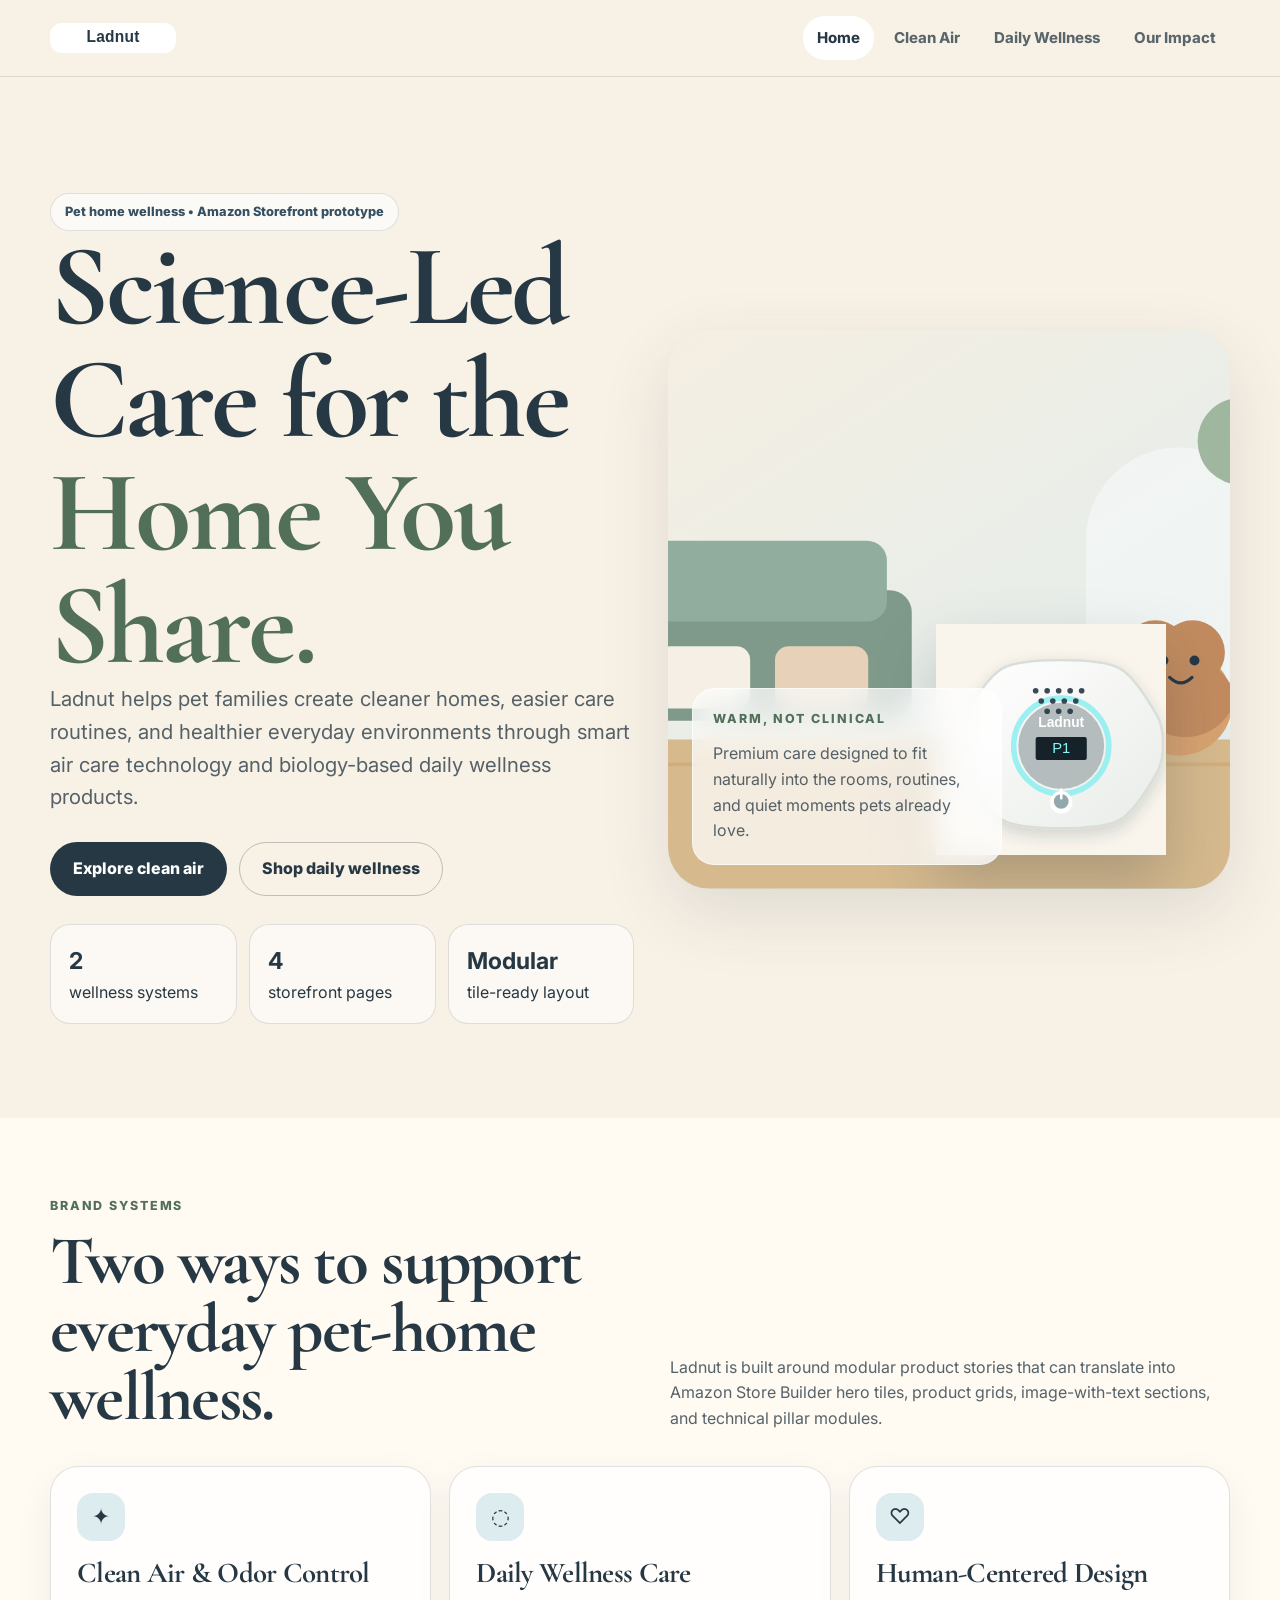
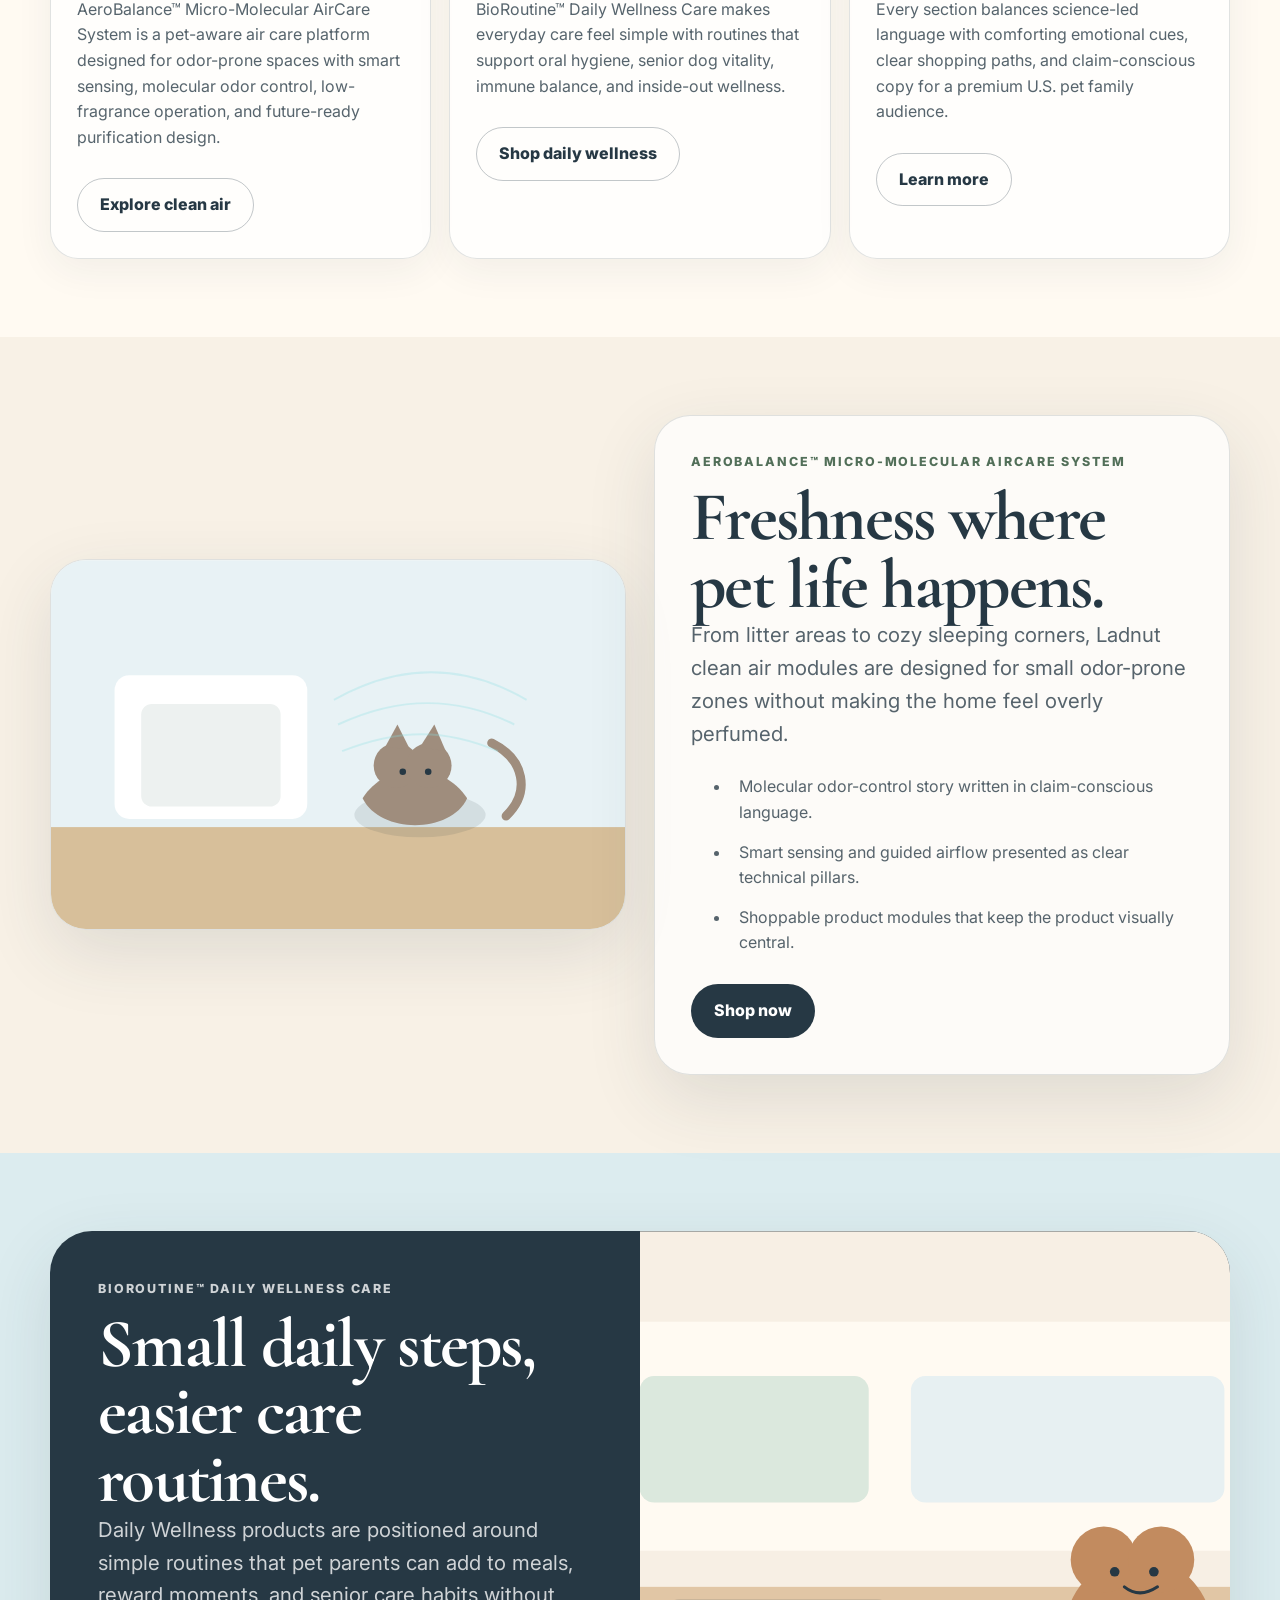
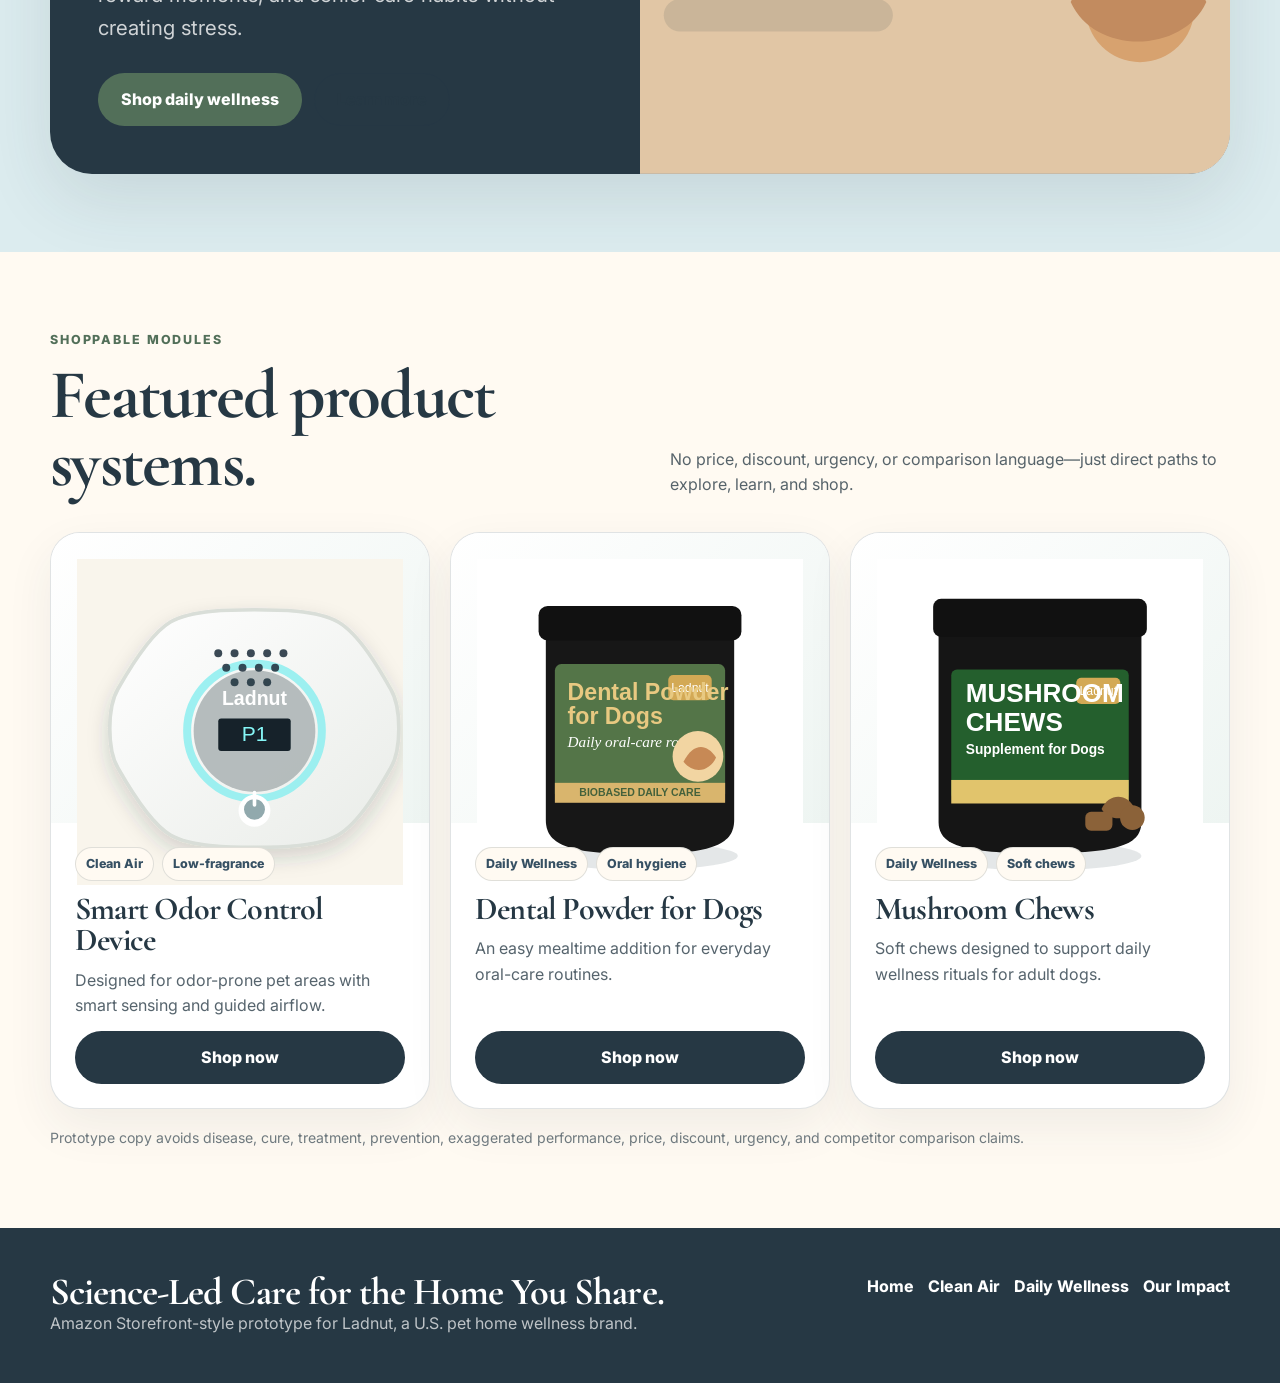
<file: index.html>
<!doctype html><html lang="en"><head><meta charset="utf-8"><meta name="viewport" content="width=device-width,initial-scale=1"><title>Ladnut | Science-Led Care for the Home You Share</title><meta name="description" content="A responsive Amazon Storefront-style prototype for Ladnut pet home wellness."><link rel="preconnect" href="https://fonts.googleapis.com"><link rel="preconnect" href="https://fonts.gstatic.com" crossorigin><link href="https://fonts.googleapis.com/css2?family=Cormorant+Garamond:wght@600;700&family=Inter:wght@400;600;700;800;900&display=swap" rel="stylesheet"><link rel="stylesheet" href="styles.css"></head><body><div class="page"><header class="site-header"><div class="container nav"><a class="logo" href="index.html"><img src="assets/ladnut-logo.svg" alt="Ladnut"></a><button class="menu-toggle" aria-expanded="false">Menu</button><nav class="nav-links" aria-label="Primary"><a class="active" href="index.html">Home</a><a href="clean-air.html">Clean Air</a><a href="daily-wellness.html">Daily Wellness</a><a href="impact.html">Our Impact</a></nav></div></header><main><section class="hero"><div class="container hero-grid"><div class="hero-copy"><span class="kicker">Pet home wellness • Amazon Storefront prototype</span><h1>Science-Led Care for the <span>Home You Share.</span></h1><p class="lead">Ladnut helps pet families create cleaner homes, easier care routines, and healthier everyday environments through smart air care technology and biology-based daily wellness products.</p><div class="btn-row"><a class="btn" href="clean-air.html">Explore clean air</a><a class="btn secondary" href="daily-wellness.html">Shop daily wellness</a></div><div class="stats"><div class="stat"><strong>2</strong><span>wellness systems</span></div><div class="stat"><strong>4</strong><span>storefront pages</span></div><div class="stat"><strong>Modular</strong><span>tile-ready layout</span></div></div></div><div class="hero-media"><img class="scene" src="assets/lifestyle-living-room.svg" alt="Warm modern pet home scene"><img class="product-float" src="assets/air-purifier-render.svg" alt="Ladnut air care device"><div class="glass-card"><p class="eyebrow">Warm, not clinical</p><p>Premium care designed to fit naturally into the rooms, routines, and quiet moments pets already love.</p></div></div></div></section><section class="section alt"><div class="container"><div class="section-head"><div><p class="eyebrow">Brand systems</p><h2>Two ways to support everyday pet-home wellness.</h2></div><p>Ladnut is built around modular product stories that can translate into Amazon Store Builder hero tiles, product grids, image-with-text sections, and technical pillar modules.</p></div><div class="tile-grid"><article class="tile"><div class="icon">✦</div><h3>Clean Air & Odor Control</h3><p>AeroBalance™ Micro-Molecular AirCare System is a pet-aware air care platform designed for odor-prone spaces with smart sensing, molecular odor control, low-fragrance operation, and future-ready purification design.</p><div class="btn-row"><a class="btn secondary" href="clean-air.html">Explore clean air</a></div></article><article class="tile"><div class="icon">◌</div><h3>Daily Wellness Care</h3><p>BioRoutine™ Daily Wellness Care makes everyday care feel simple with routines that support oral hygiene, senior dog vitality, immune balance, and inside-out wellness.</p><div class="btn-row"><a class="btn secondary" href="daily-wellness.html">Shop daily wellness</a></div></article><article class="tile"><div class="icon">♡</div><h3>Human-Centered Design</h3><p>Every section balances science-led language with comforting emotional cues, clear shopping paths, and claim-conscious copy for a premium U.S. pet family audience.</p><div class="btn-row"><a class="btn secondary" href="impact.html">Learn more</a></div></article></div></div></section><section class="section"><div class="container split"><div class="panel"><img src="assets/lifestyle-clean-air.svg" alt="Clean air pet nook with calm cat"></div><div class="panel padded"><p class="eyebrow">AeroBalance™ Micro-Molecular AirCare System</p><h2>Freshness where pet life happens.</h2><p class="lead">From litter areas to cozy sleeping corners, Ladnut clean air modules are designed for small odor-prone zones without making the home feel overly perfumed.</p><ul class="text-list"><li>Molecular odor-control story written in claim-conscious language.</li><li>Smart sensing and guided airflow presented as clear technical pillars.</li><li>Shoppable product modules that keep the product visually central.</li></ul><div class="btn-row"><a class="btn" href="clean-air.html">Shop now</a></div></div></div></section><section class="section mist"><div class="container"><div class="feature-band"><div class="copy"><p class="eyebrow">BioRoutine™ Daily Wellness Care</p><h2>Small daily steps, easier care routines.</h2><p class="lead">Daily Wellness products are positioned around simple routines that pet parents can add to meals, reward moments, and senior care habits without creating stress.</p><div class="btn-row"><a class="btn sage" href="daily-wellness.html">Shop daily wellness</a><a class="btn secondary" href="impact.html">Learn more</a></div></div><img src="assets/lifestyle-daily-wellness.svg" alt="Daily pet wellness routine in a warm kitchen"></div></div></section><section class="section alt"><div class="container"><div class="section-head"><div><p class="eyebrow">Shoppable modules</p><h2>Featured product systems.</h2></div><p>No price, discount, urgency, or comparison language—just direct paths to explore, learn, and shop.</p></div><div class="product-grid"><article class="product-card"><div class="image-wrap"><img src="assets/air-purifier-render.svg" alt="Ladnut clean air device"></div><div class="product-body"><div class="badge-row"><span class="badge">Clean Air</span><span class="badge">Low-fragrance</span></div><h3>Smart Odor Control Device</h3><p>Designed for odor-prone pet areas with smart sensing and guided airflow.</p><a class="btn" href="clean-air.html">Shop now</a></div></article><article class="product-card"><div class="image-wrap"><img src="assets/dental-powder-front.svg" alt="Ladnut dental powder for dogs"></div><div class="product-body"><div class="badge-row"><span class="badge">Daily Wellness</span><span class="badge">Oral hygiene</span></div><h3>Dental Powder for Dogs</h3><p>An easy mealtime addition for everyday oral-care routines.</p><a class="btn" href="daily-wellness.html">Shop now</a></div></article><article class="product-card"><div class="image-wrap"><img src="assets/mushroom-chews-front.svg" alt="Ladnut mushroom chews for dogs"></div><div class="product-body"><div class="badge-row"><span class="badge">Daily Wellness</span><span class="badge">Soft chews</span></div><h3>Mushroom Chews</h3><p>Soft chews designed to support daily wellness rituals for adult dogs.</p><a class="btn" href="daily-wellness.html">Shop now</a></div></article></div><p class="compliance-note">Prototype copy avoids disease, cure, treatment, prevention, exaggerated performance, price, discount, urgency, and competitor comparison claims.</p></div></section></main><footer class="footer"><div class="container footer-grid"><div><h3>Science-Led Care for the Home You Share.</h3><p>Amazon Storefront-style prototype for Ladnut, a U.S. pet home wellness brand.</p></div><div class="mini-links"><a href="index.html">Home</a><a href="clean-air.html">Clean Air</a><a href="daily-wellness.html">Daily Wellness</a><a href="impact.html">Our Impact</a></div></div></footer></div><script src="script.js"></script></body></html>
</file>
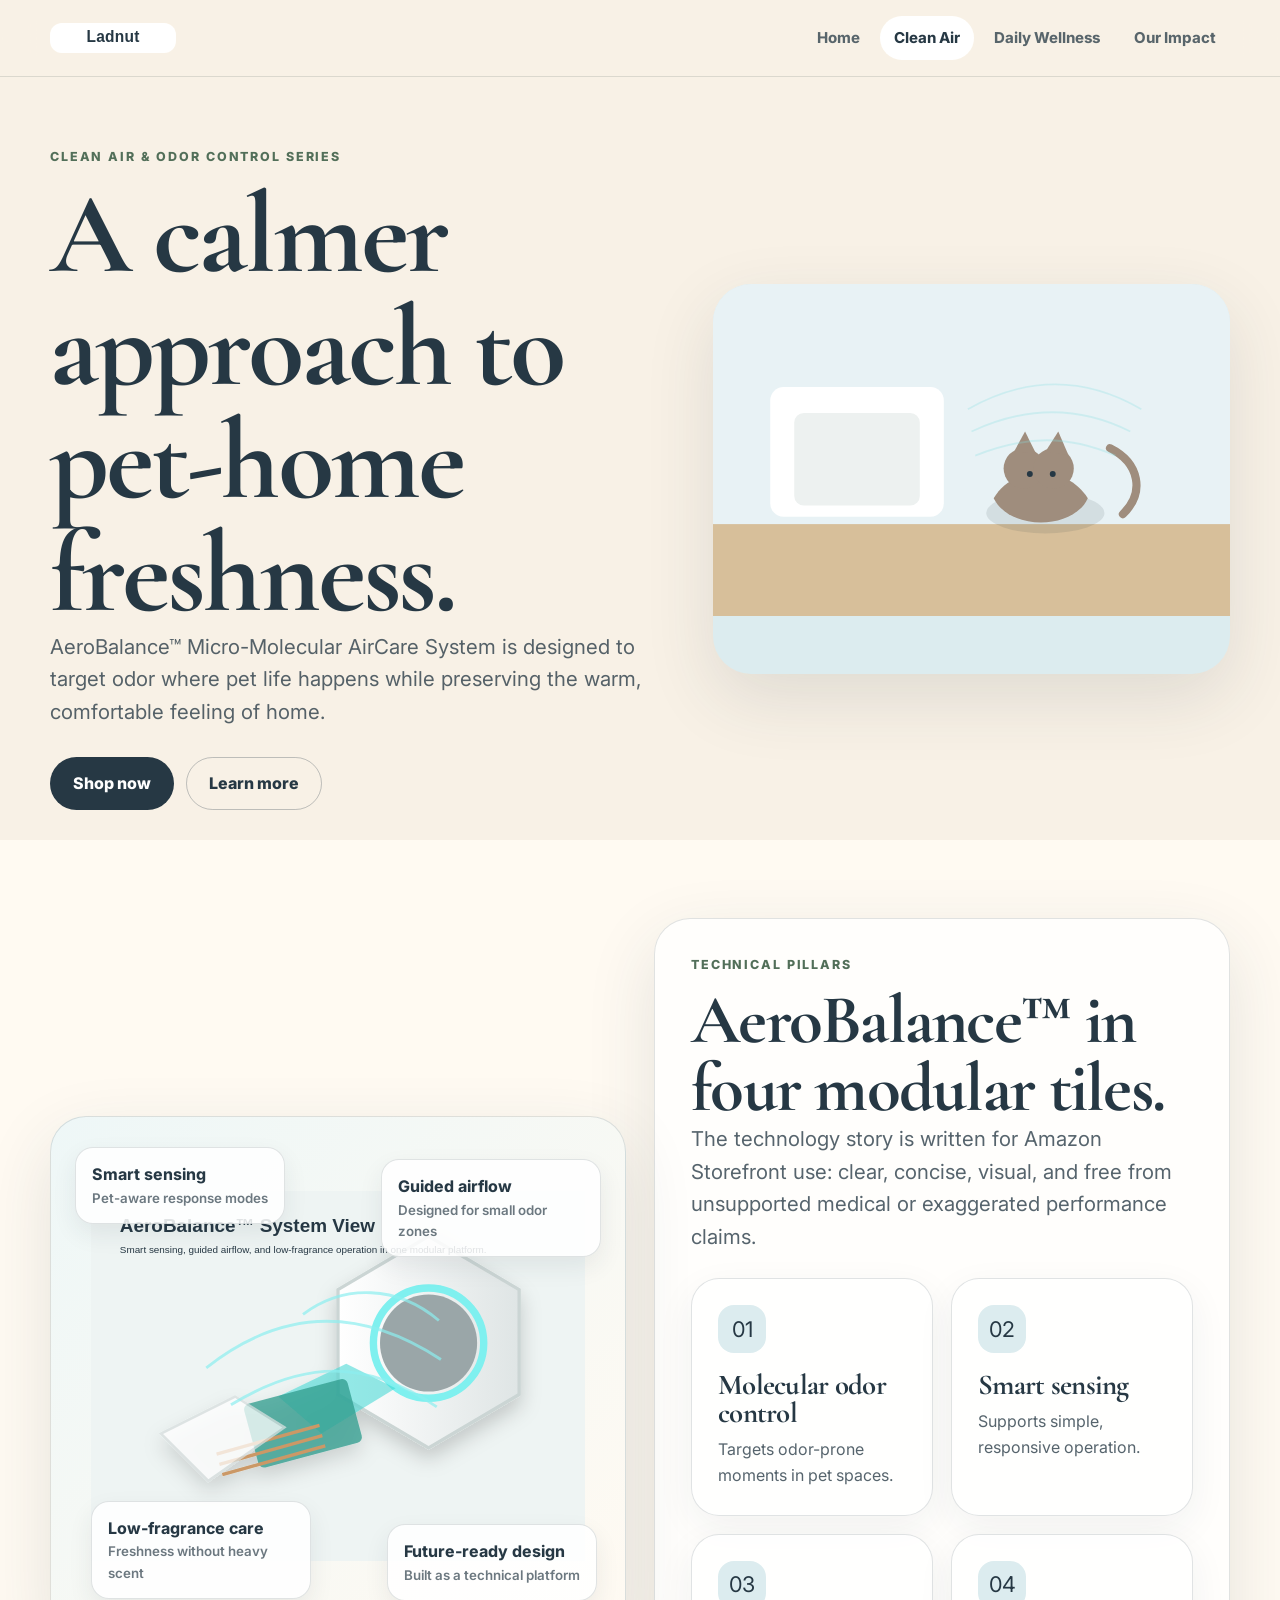
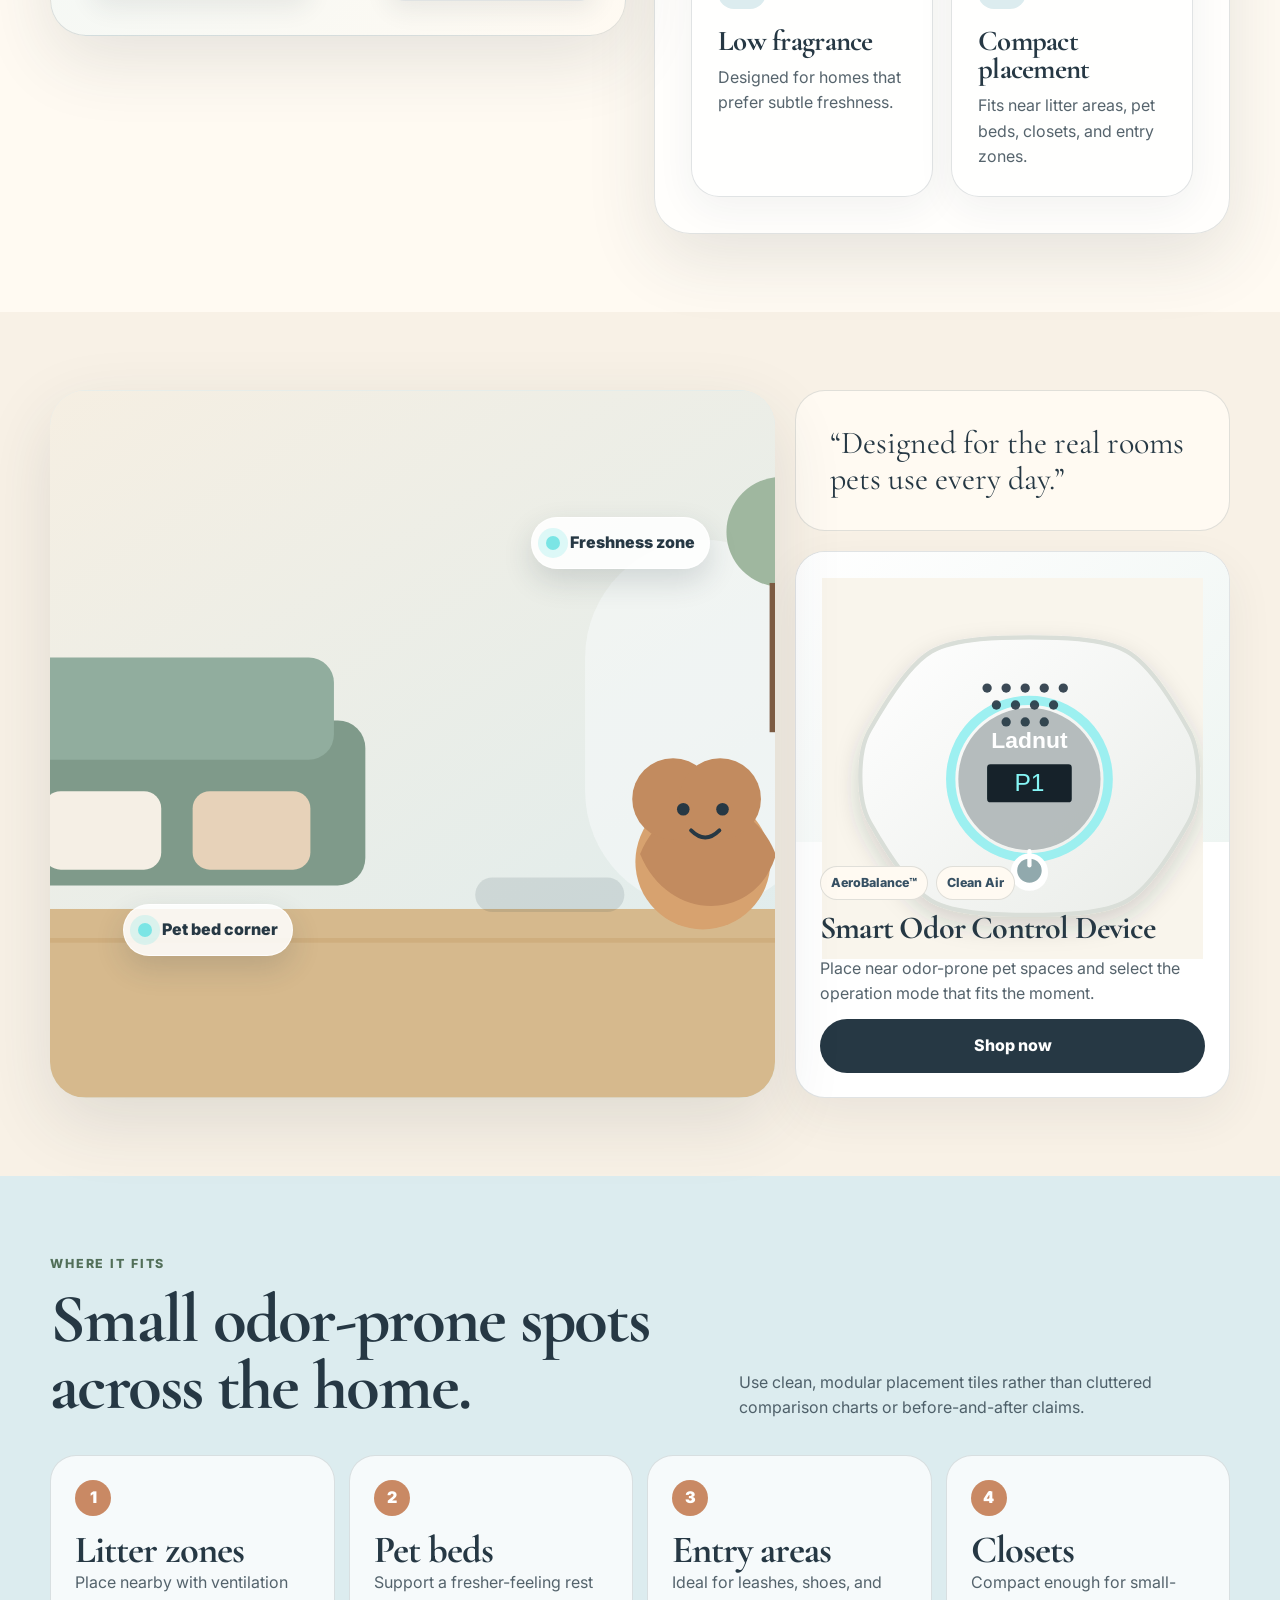
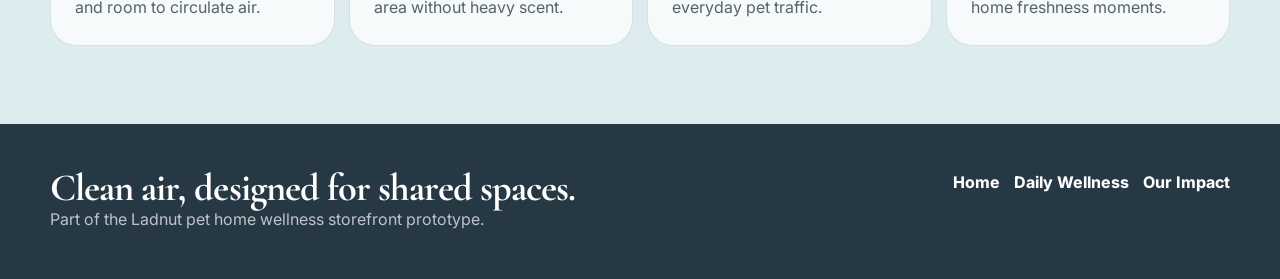
<file: clean-air.html>
<!doctype html><html lang="en"><head><meta charset="utf-8"><meta name="viewport" content="width=device-width,initial-scale=1"><title>Ladnut Clean Air | AeroBalance™</title><link rel="preconnect" href="https://fonts.googleapis.com"><link rel="preconnect" href="https://fonts.gstatic.com" crossorigin><link href="https://fonts.googleapis.com/css2?family=Cormorant+Garamond:wght@600;700&family=Inter:wght@400;600;700;800;900&display=swap" rel="stylesheet"><link rel="stylesheet" href="styles.css"></head><body><header class="site-header"><div class="container nav"><a class="logo" href="index.html"><img src="assets/ladnut-logo.svg" alt="Ladnut"></a><button class="menu-toggle" aria-expanded="false">Menu</button><nav class="nav-links" aria-label="Primary"><a href="index.html">Home</a><a class="active" href="clean-air.html">Clean Air</a><a href="daily-wellness.html">Daily Wellness</a><a href="impact.html">Our Impact</a></nav></div></header><main><section class="subhero"><div class="container"><div><p class="eyebrow">Clean Air & Odor Control Series</p><h1>A calmer approach to pet-home freshness.</h1><p class="lead">AeroBalance™ Micro-Molecular AirCare System is designed to target odor where pet life happens while preserving the warm, comfortable feeling of home.</p><div class="btn-row"><a class="btn" href="#shop">Shop now</a><a class="btn secondary" href="#technology">Learn more</a></div></div><div class="subhero-media"><img src="assets/lifestyle-clean-air.svg" alt="Calm pet nook for clean air care"></div></div></section><section id="technology" class="section alt"><div class="container split"><div class="panel diagram"><img src="assets/air-internal-render.svg" alt="Internal structure of Ladnut air care device"><div class="callout c1">Smart sensing<small>Pet-aware response modes</small></div><div class="callout c2">Guided airflow<small>Designed for small odor zones</small></div><div class="callout c3">Low-fragrance care<small>Freshness without heavy scent</small></div><div class="callout c4">Future-ready design<small>Built as a technical platform</small></div></div><div class="panel padded"><p class="eyebrow">Technical pillars</p><h2>AeroBalance™ in four modular tiles.</h2><p class="lead">The technology story is written for Amazon Storefront use: clear, concise, visual, and free from unsupported medical or exaggerated performance claims.</p><div class="tile-grid" style="grid-template-columns:1fr 1fr;margin-top:24px"><div class="tile"><div class="icon">01</div><h3>Molecular odor control</h3><p>Targets odor-prone moments in pet spaces.</p></div><div class="tile"><div class="icon">02</div><h3>Smart sensing</h3><p>Supports simple, responsive operation.</p></div><div class="tile"><div class="icon">03</div><h3>Low fragrance</h3><p>Designed for homes that prefer subtle freshness.</p></div><div class="tile"><div class="icon">04</div><h3>Compact placement</h3><p>Fits near litter areas, pet beds, closets, and entry zones.</p></div></div></div></div></section><section class="section"><div class="container shop-scene"><div class="scene-card"><img src="assets/lifestyle-living-room.svg" alt="Living room with pet and air care product"><div class="hotspot one">Pet bed corner</div><div class="hotspot two">Freshness zone</div></div><div class="stack"><div class="quote"><p>“Designed for the real rooms pets use every day.”</p></div><article class="product-card" id="shop"><div class="image-wrap"><img src="assets/air-purifier-render.svg" alt="Ladnut Smart Odor Control Device"></div><div class="product-body"><div class="badge-row"><span class="badge">AeroBalance™</span><span class="badge">Clean Air</span></div><h3>Smart Odor Control Device</h3><p>Place near odor-prone pet spaces and select the operation mode that fits the moment.</p><a class="btn" href="#shop">Shop now</a></div></article></div></div></section><section class="section mist"><div class="container"><div class="section-head"><div><p class="eyebrow">Where it fits</p><h2>Small odor-prone spots across the home.</h2></div><p>Use clean, modular placement tiles rather than cluttered comparison charts or before-and-after claims.</p></div><div class="routine"><div class="step"><h3>Litter zones</h3><p>Place nearby with ventilation and room to circulate air.</p></div><div class="step"><h3>Pet beds</h3><p>Support a fresher-feeling rest area without heavy scent.</p></div><div class="step"><h3>Entry areas</h3><p>Ideal for leashes, shoes, and everyday pet traffic.</p></div><div class="step"><h3>Closets</h3><p>Compact enough for small-home freshness moments.</p></div></div></div></section></main><footer class="footer"><div class="container footer-grid"><div><h3>Clean air, designed for shared spaces.</h3><p>Part of the Ladnut pet home wellness storefront prototype.</p></div><div class="mini-links"><a href="index.html">Home</a><a href="daily-wellness.html">Daily Wellness</a><a href="impact.html">Our Impact</a></div></div></footer><script src="script.js"></script></body></html>
</file>
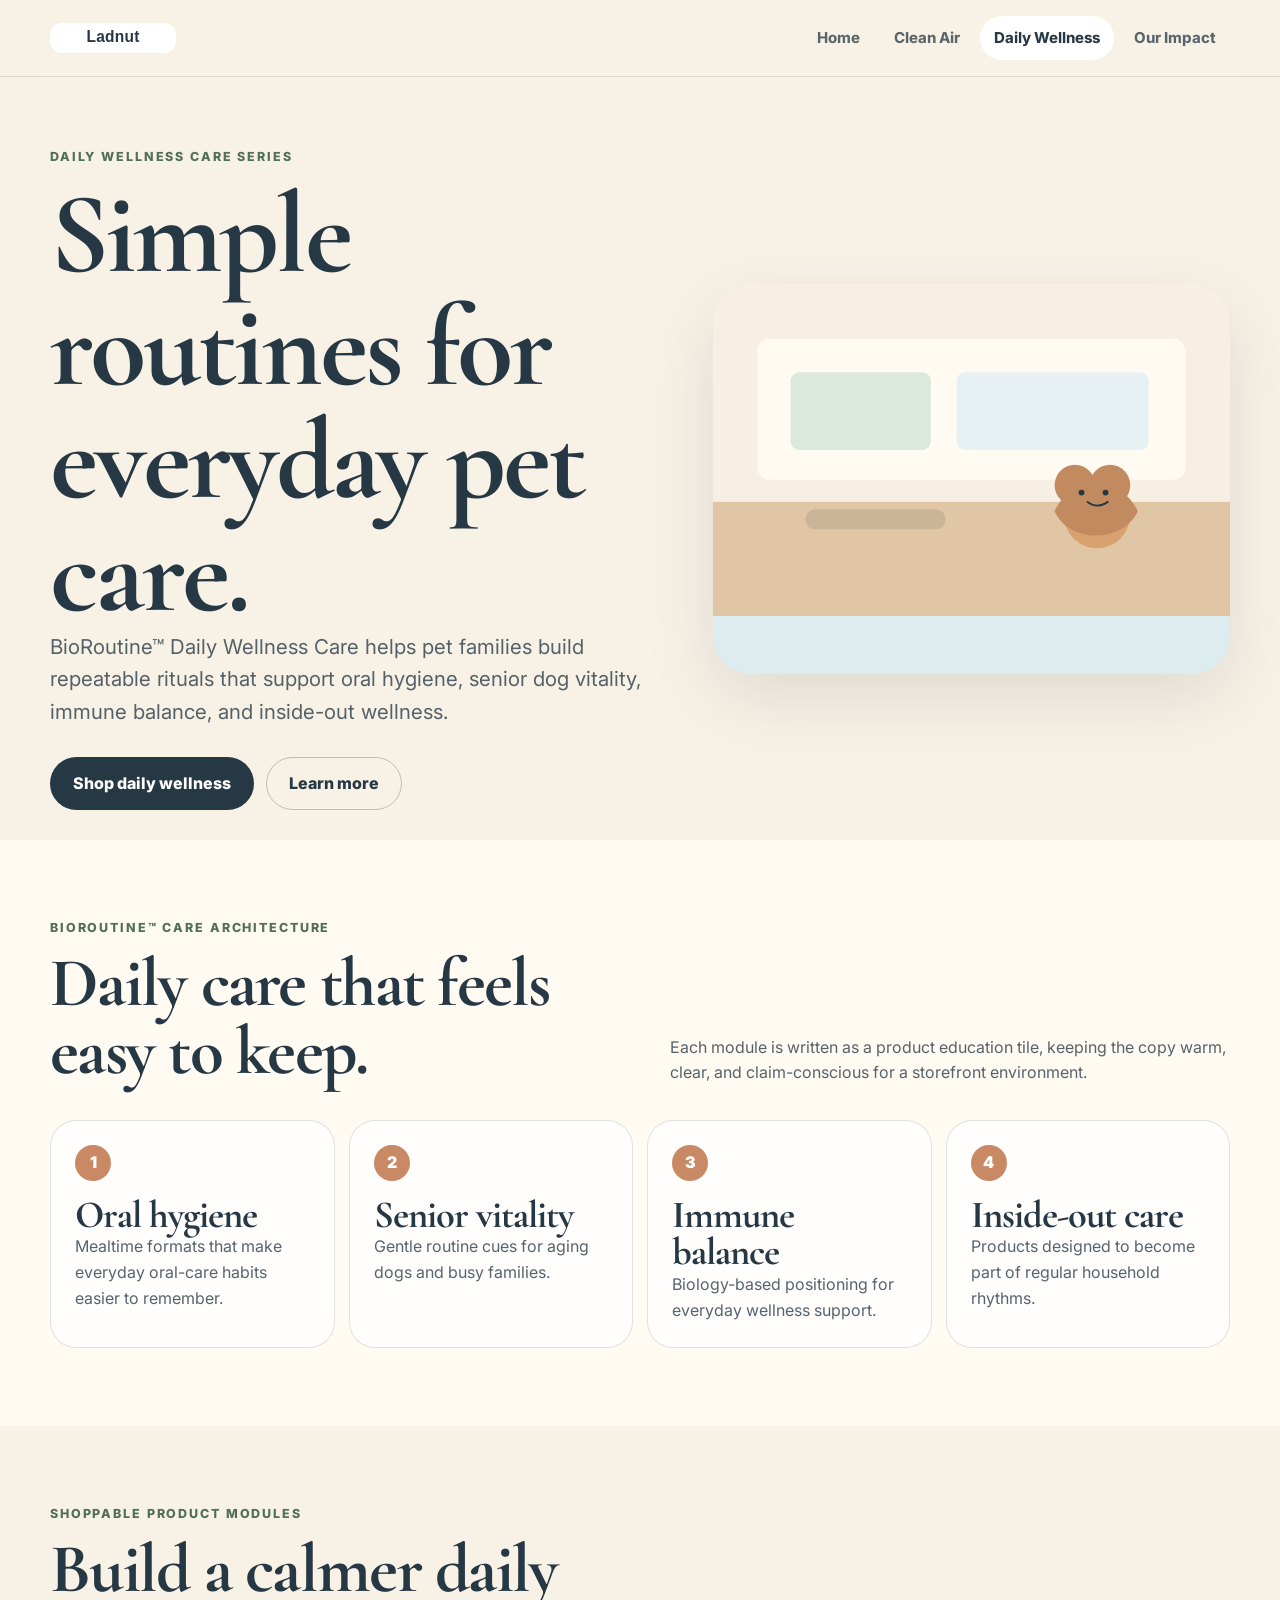
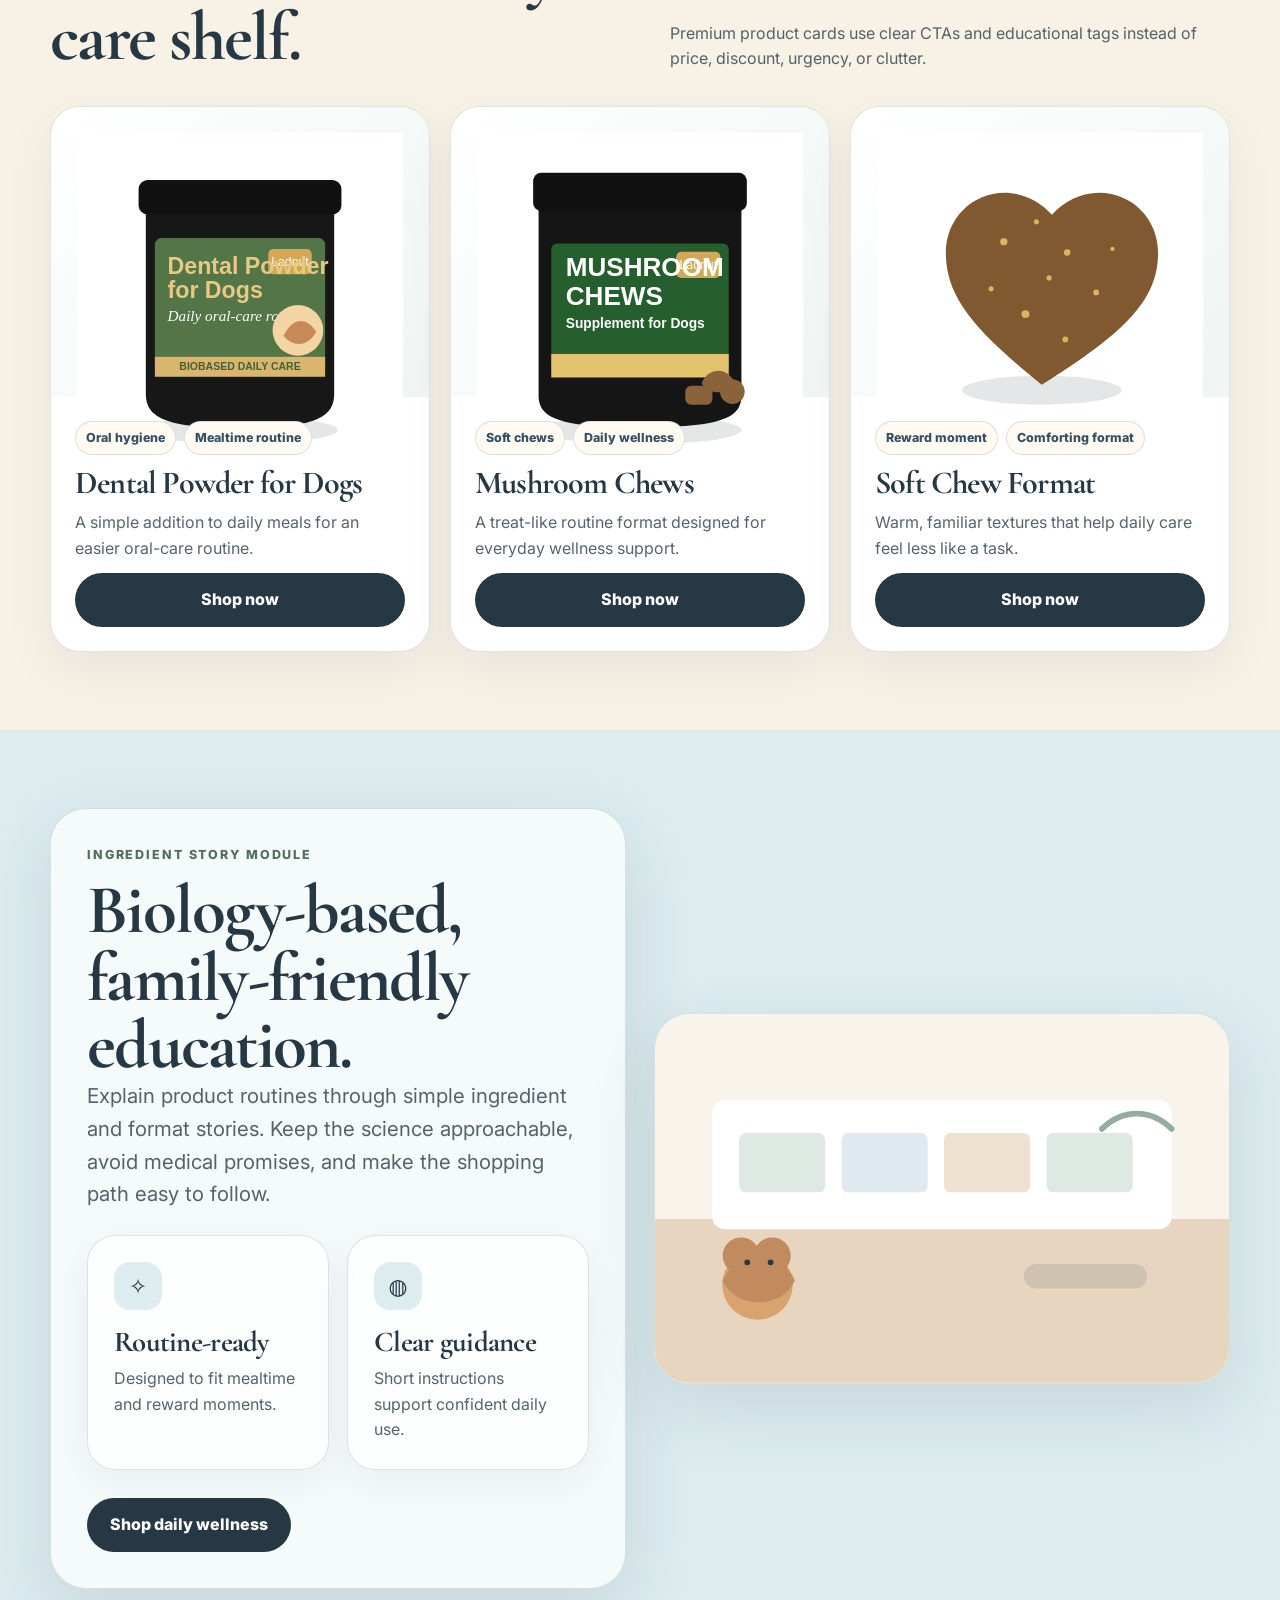
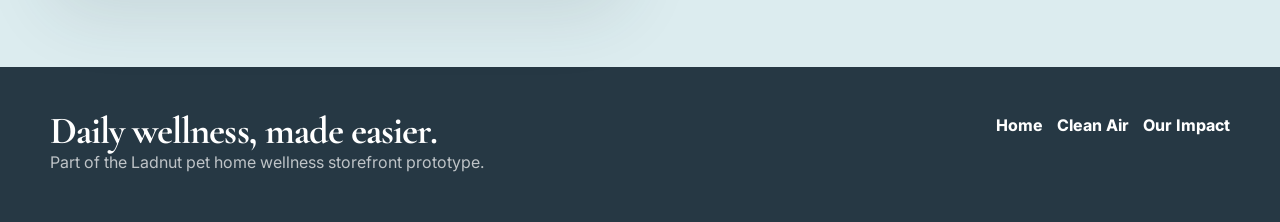
<file: daily-wellness.html>
<!doctype html><html lang="en"><head><meta charset="utf-8"><meta name="viewport" content="width=device-width,initial-scale=1"><title>Ladnut Daily Wellness | BioRoutine™</title><link rel="preconnect" href="https://fonts.googleapis.com"><link rel="preconnect" href="https://fonts.gstatic.com" crossorigin><link href="https://fonts.googleapis.com/css2?family=Cormorant+Garamond:wght@600;700&family=Inter:wght@400;600;700;800;900&display=swap" rel="stylesheet"><link rel="stylesheet" href="styles.css"></head><body><header class="site-header"><div class="container nav"><a class="logo" href="index.html"><img src="assets/ladnut-logo.svg" alt="Ladnut"></a><button class="menu-toggle" aria-expanded="false">Menu</button><nav class="nav-links" aria-label="Primary"><a href="index.html">Home</a><a href="clean-air.html">Clean Air</a><a class="active" href="daily-wellness.html">Daily Wellness</a><a href="impact.html">Our Impact</a></nav></div></header><main><section class="subhero"><div class="container"><div><p class="eyebrow">Daily Wellness Care Series</p><h1>Simple routines for everyday pet care.</h1><p class="lead">BioRoutine™ Daily Wellness Care helps pet families build repeatable rituals that support oral hygiene, senior dog vitality, immune balance, and inside-out wellness.</p><div class="btn-row"><a class="btn" href="#shop">Shop daily wellness</a><a class="btn secondary" href="#routine">Learn more</a></div></div><div class="subhero-media"><img src="assets/lifestyle-daily-wellness.svg" alt="Warm daily pet wellness scene"></div></div></section><section id="routine" class="section alt"><div class="container"><div class="section-head"><div><p class="eyebrow">BioRoutine™ care architecture</p><h2>Daily care that feels easy to keep.</h2></div><p>Each module is written as a product education tile, keeping the copy warm, clear, and claim-conscious for a storefront environment.</p></div><div class="routine"><div class="step"><h3>Oral hygiene</h3><p>Mealtime formats that make everyday oral-care habits easier to remember.</p></div><div class="step"><h3>Senior vitality</h3><p>Gentle routine cues for aging dogs and busy families.</p></div><div class="step"><h3>Immune balance</h3><p>Biology-based positioning for everyday wellness support.</p></div><div class="step"><h3>Inside-out care</h3><p>Products designed to become part of regular household rhythms.</p></div></div></div></section><section id="shop" class="section"><div class="container"><div class="section-head"><div><p class="eyebrow">Shoppable product modules</p><h2>Build a calmer daily care shelf.</h2></div><p>Premium product cards use clear CTAs and educational tags instead of price, discount, urgency, or clutter.</p></div><div class="product-grid"><article class="product-card"><div class="image-wrap"><img src="assets/dental-powder-front.svg" alt="Ladnut Dental Powder for Dogs"></div><div class="product-body"><div class="badge-row"><span class="badge">Oral hygiene</span><span class="badge">Mealtime routine</span></div><h3>Dental Powder for Dogs</h3><p>A simple addition to daily meals for an easier oral-care routine.</p><a class="btn" href="#shop">Shop now</a></div></article><article class="product-card"><div class="image-wrap"><img src="assets/mushroom-chews-front.svg" alt="Ladnut Mushroom Chews"></div><div class="product-body"><div class="badge-row"><span class="badge">Soft chews</span><span class="badge">Daily wellness</span></div><h3>Mushroom Chews</h3><p>A treat-like routine format designed for everyday wellness support.</p><a class="btn" href="#shop">Shop now</a></div></article><article class="product-card"><div class="image-wrap"><img src="assets/chew-closeup.svg" alt="Heart-shaped soft chew close-up"></div><div class="product-body"><div class="badge-row"><span class="badge">Reward moment</span><span class="badge">Comforting format</span></div><h3>Soft Chew Format</h3><p>Warm, familiar textures that help daily care feel less like a task.</p><a class="btn" href="#shop">Shop now</a></div></article></div></div></section><section class="section mist"><div class="container split"><div class="panel padded"><p class="eyebrow">Ingredient story module</p><h2>Biology-based, family-friendly education.</h2><p class="lead">Explain product routines through simple ingredient and format stories. Keep the science approachable, avoid medical promises, and make the shopping path easy to follow.</p><div class="tile-grid" style="grid-template-columns:1fr 1fr;margin-top:24px"><div class="tile"><div class="icon">✧</div><h3>Routine-ready</h3><p>Designed to fit mealtime and reward moments.</p></div><div class="tile"><div class="icon">◍</div><h3>Clear guidance</h3><p>Short instructions support confident daily use.</p></div></div><div class="btn-row"><a class="btn" href="#shop">Shop daily wellness</a></div></div><div class="panel"><img src="assets/lifestyle-kitchen.svg" alt="Kitchen routine with calm dog"></div></div></section></main><footer class="footer"><div class="container footer-grid"><div><h3>Daily wellness, made easier.</h3><p>Part of the Ladnut pet home wellness storefront prototype.</p></div><div class="mini-links"><a href="index.html">Home</a><a href="clean-air.html">Clean Air</a><a href="impact.html">Our Impact</a></div></div></footer><script src="script.js"></script></body></html>
</file>
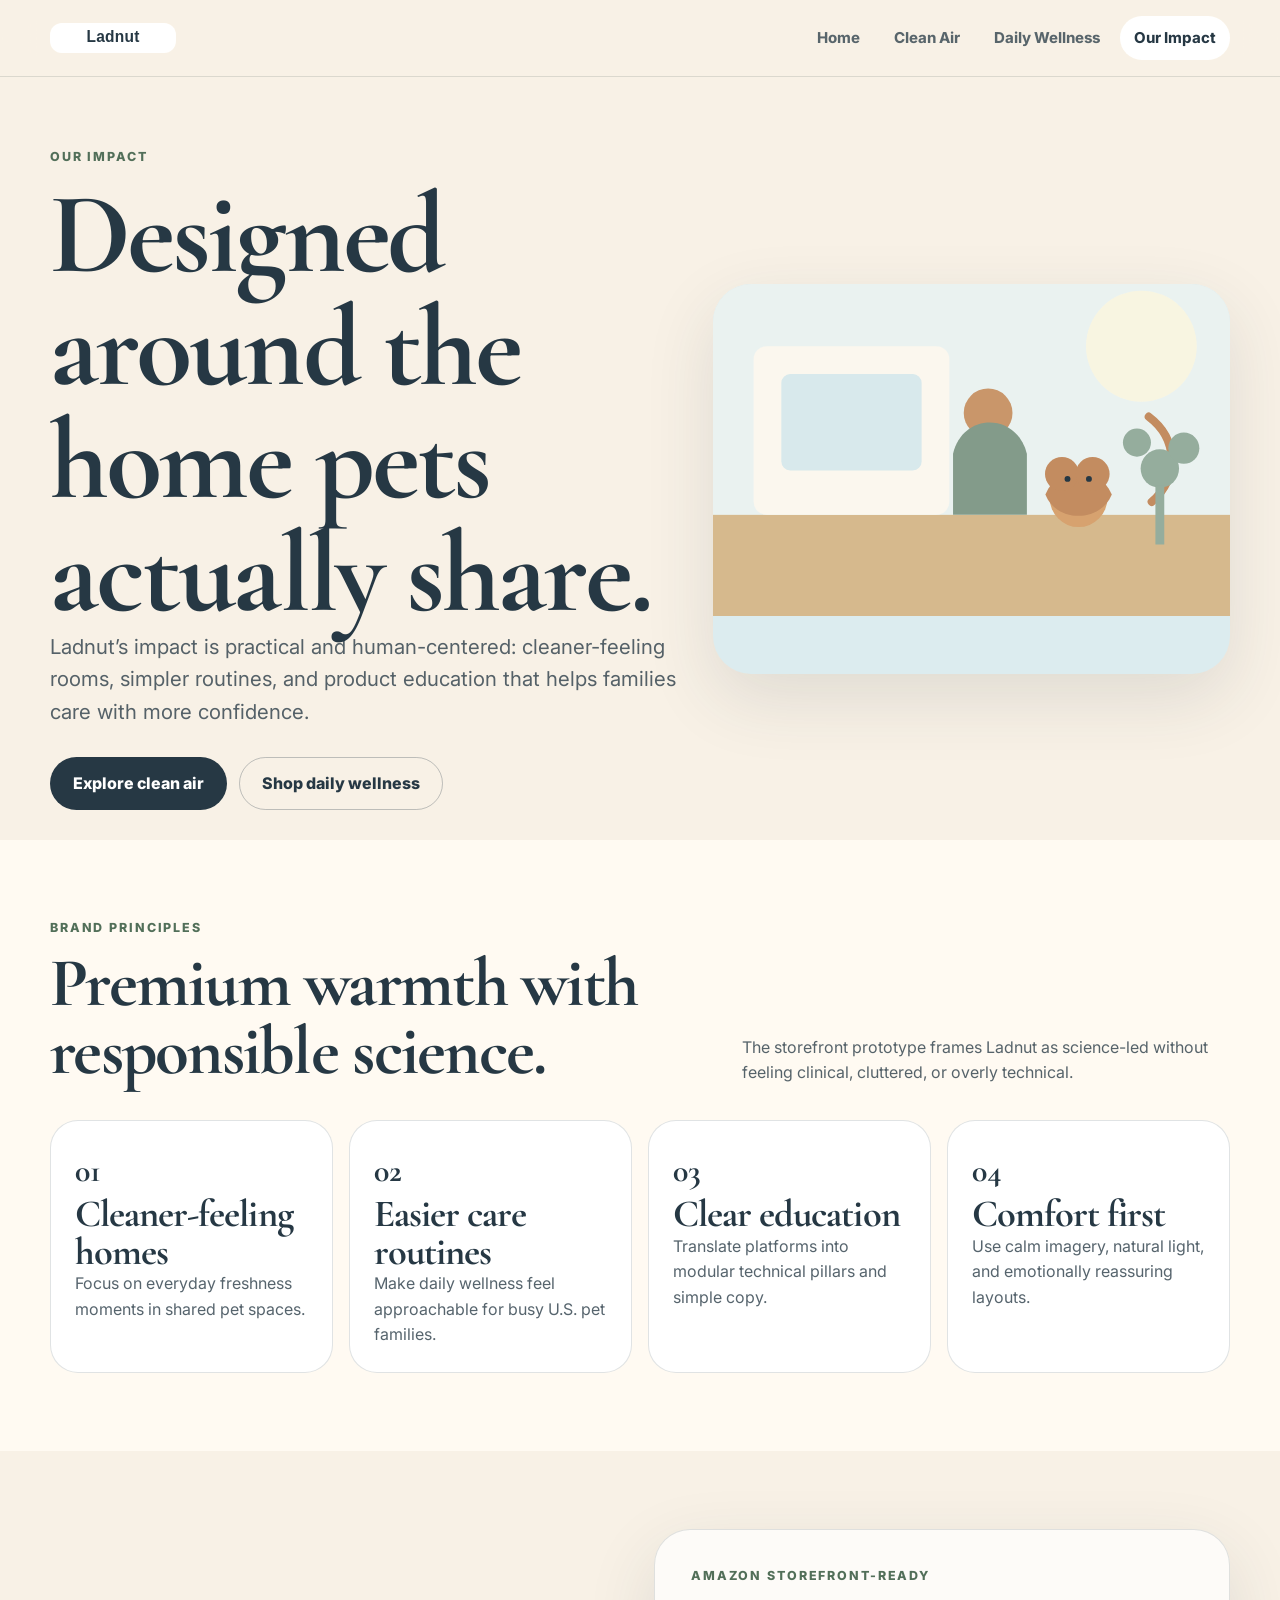
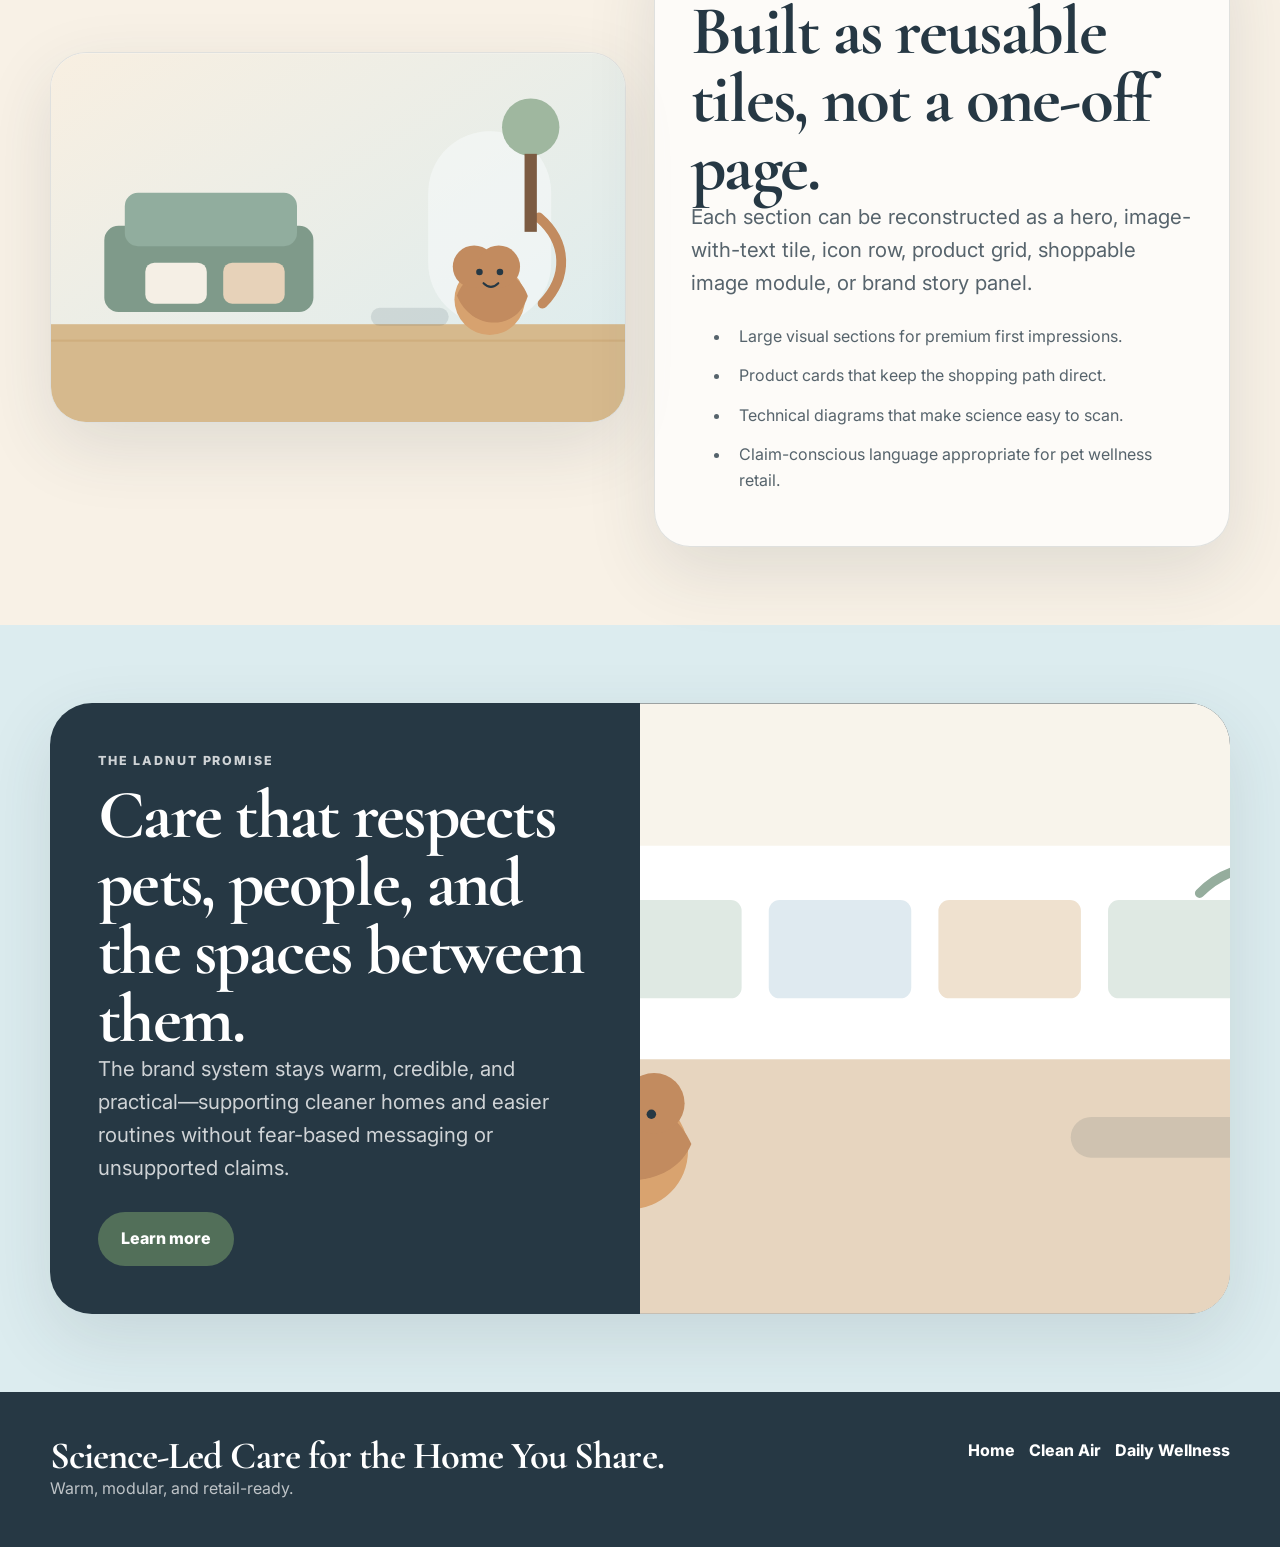
<file: impact.html>
<!doctype html><html lang="en"><head><meta charset="utf-8"><meta name="viewport" content="width=device-width,initial-scale=1"><title>Ladnut Our Impact | Pet Home Wellness</title><link rel="preconnect" href="https://fonts.googleapis.com"><link rel="preconnect" href="https://fonts.gstatic.com" crossorigin><link href="https://fonts.googleapis.com/css2?family=Cormorant+Garamond:wght@600;700&family=Inter:wght@400;600;700;800;900&display=swap" rel="stylesheet"><link rel="stylesheet" href="styles.css"></head><body><header class="site-header"><div class="container nav"><a class="logo" href="index.html"><img src="assets/ladnut-logo.svg" alt="Ladnut"></a><button class="menu-toggle" aria-expanded="false">Menu</button><nav class="nav-links" aria-label="Primary"><a href="index.html">Home</a><a href="clean-air.html">Clean Air</a><a href="daily-wellness.html">Daily Wellness</a><a class="active" href="impact.html">Our Impact</a></nav></div></header><main><section class="subhero"><div class="container"><div><p class="eyebrow">Our Impact</p><h1>Designed around the home pets actually share.</h1><p class="lead">Ladnut’s impact is practical and human-centered: cleaner-feeling rooms, simpler routines, and product education that helps families care with more confidence.</p><div class="btn-row"><a class="btn" href="clean-air.html">Explore clean air</a><a class="btn secondary" href="daily-wellness.html">Shop daily wellness</a></div></div><div class="subhero-media"><img src="assets/lifestyle-impact.svg" alt="Warm human-centered pet wellness scene"></div></div></section><section class="section alt"><div class="container"><div class="section-head"><div><p class="eyebrow">Brand principles</p><h2>Premium warmth with responsible science.</h2></div><p>The storefront prototype frames Ladnut as science-led without feeling clinical, cluttered, or overly technical.</p></div><div class="impact-grid"><div class="impact-card"><strong>01</strong><h3>Cleaner-feeling homes</h3><p>Focus on everyday freshness moments in shared pet spaces.</p></div><div class="impact-card"><strong>02</strong><h3>Easier care routines</h3><p>Make daily wellness feel approachable for busy U.S. pet families.</p></div><div class="impact-card"><strong>03</strong><h3>Clear education</h3><p>Translate platforms into modular technical pillars and simple copy.</p></div><div class="impact-card"><strong>04</strong><h3>Comfort first</h3><p>Use calm imagery, natural light, and emotionally reassuring layouts.</p></div></div></div></section><section class="section"><div class="container split"><div class="panel"><img src="assets/lifestyle-living-room.svg" alt="Comfortable living room for pet families"></div><div class="panel padded"><p class="eyebrow">Amazon Storefront-ready</p><h2>Built as reusable tiles, not a one-off page.</h2><p class="lead">Each section can be reconstructed as a hero, image-with-text tile, icon row, product grid, shoppable image module, or brand story panel.</p><ul class="text-list"><li>Large visual sections for premium first impressions.</li><li>Product cards that keep the shopping path direct.</li><li>Technical diagrams that make science easy to scan.</li><li>Claim-conscious language appropriate for pet wellness retail.</li></ul></div></div></section><section class="section mist"><div class="container"><div class="feature-band"><div class="copy"><p class="eyebrow">The Ladnut promise</p><h2>Care that respects pets, people, and the spaces between them.</h2><p class="lead">The brand system stays warm, credible, and practical—supporting cleaner homes and easier routines without fear-based messaging or unsupported claims.</p><div class="btn-row"><a class="btn sage" href="index.html">Learn more</a></div></div><img src="assets/lifestyle-kitchen.svg" alt="Bright kitchen wellness moment"></div></div></section></main><footer class="footer"><div class="container footer-grid"><div><h3>Science-Led Care for the Home You Share.</h3><p>Warm, modular, and retail-ready.</p></div><div class="mini-links"><a href="index.html">Home</a><a href="clean-air.html">Clean Air</a><a href="daily-wellness.html">Daily Wellness</a></div></div></footer><script src="script.js"></script></body></html>
</file>
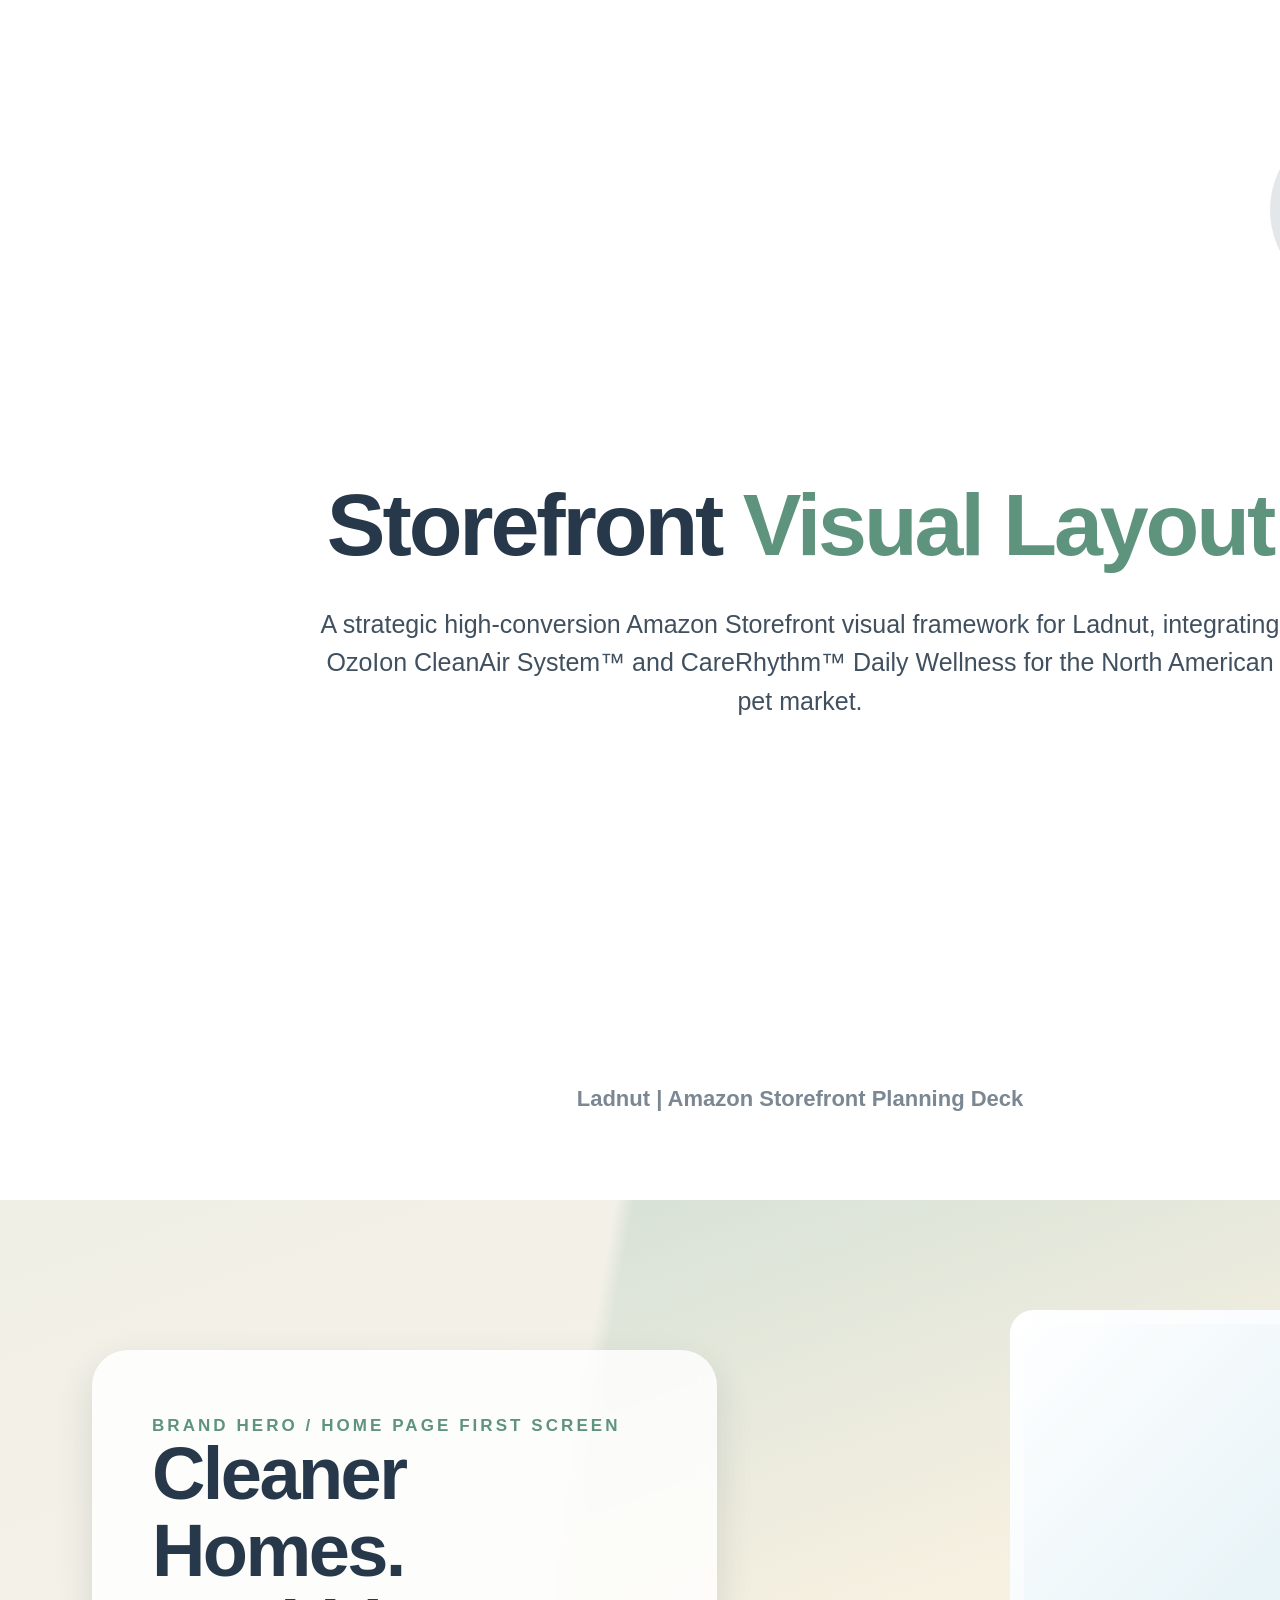
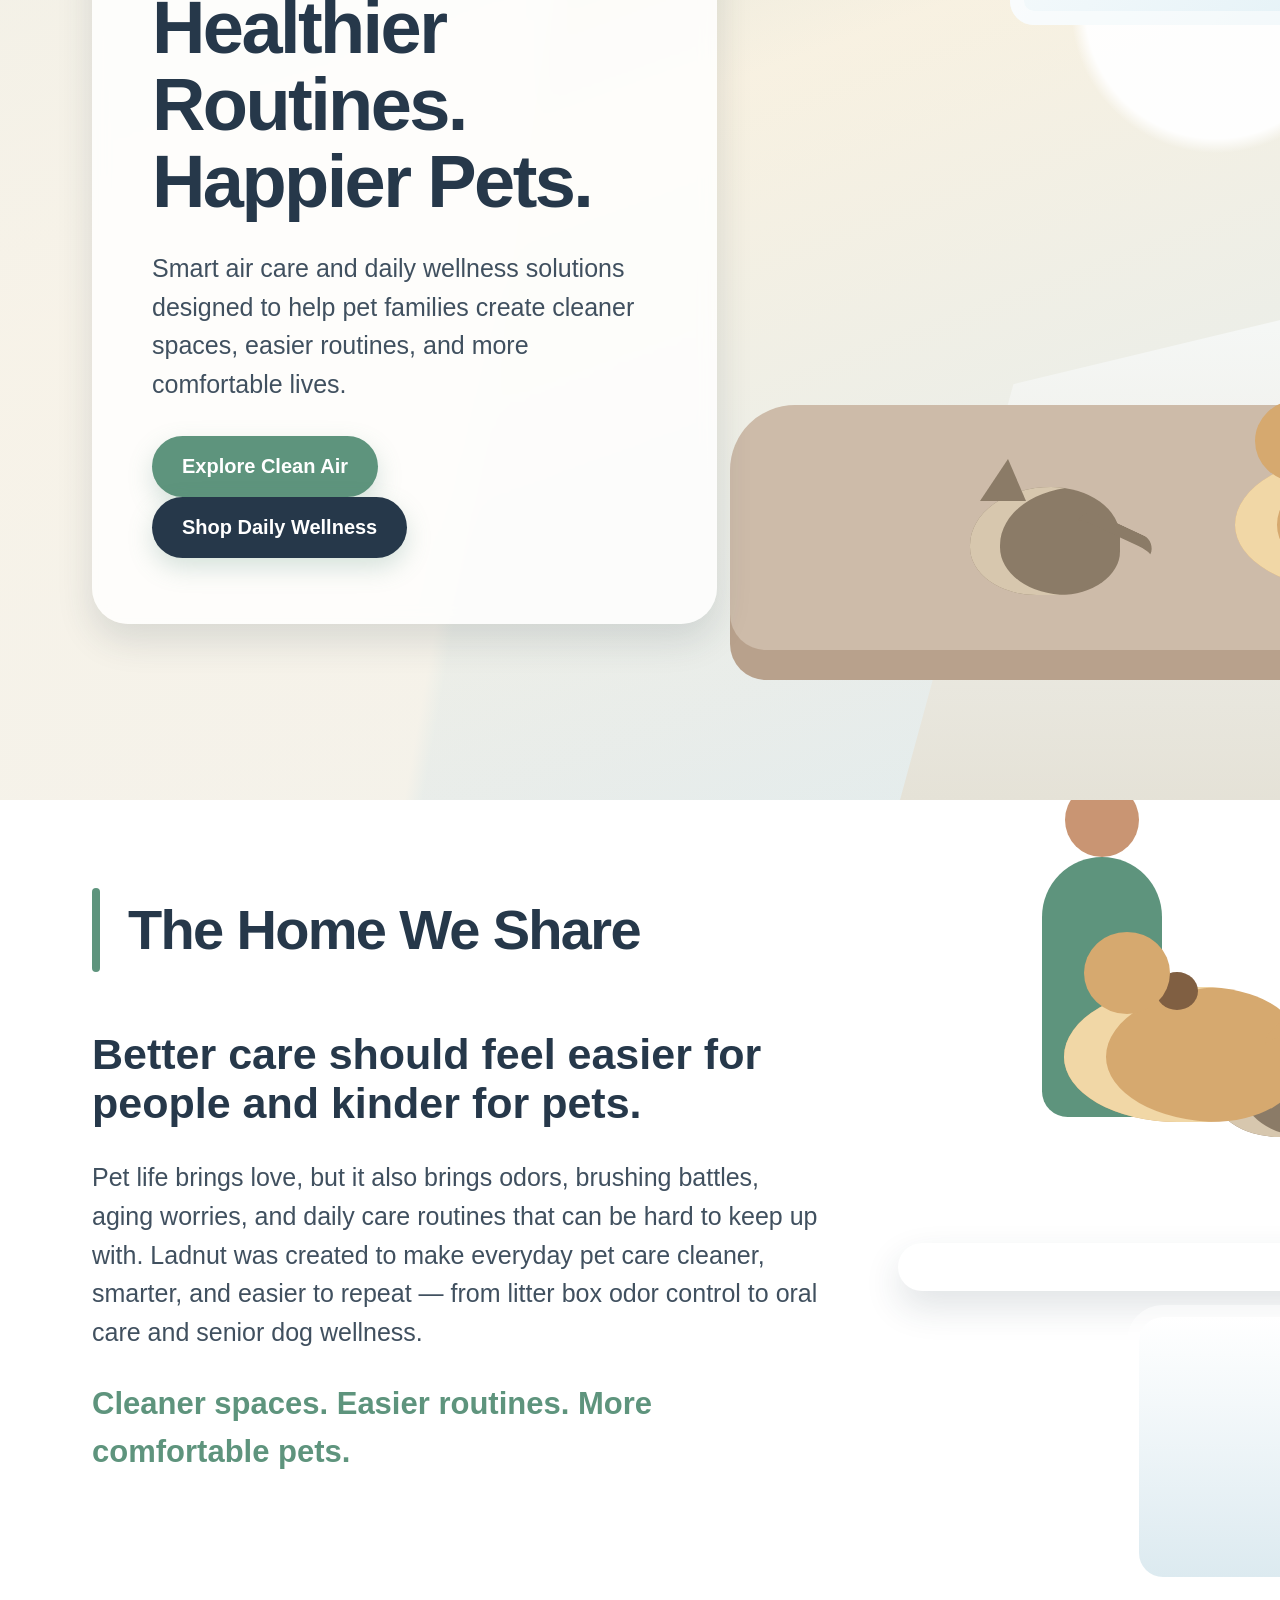
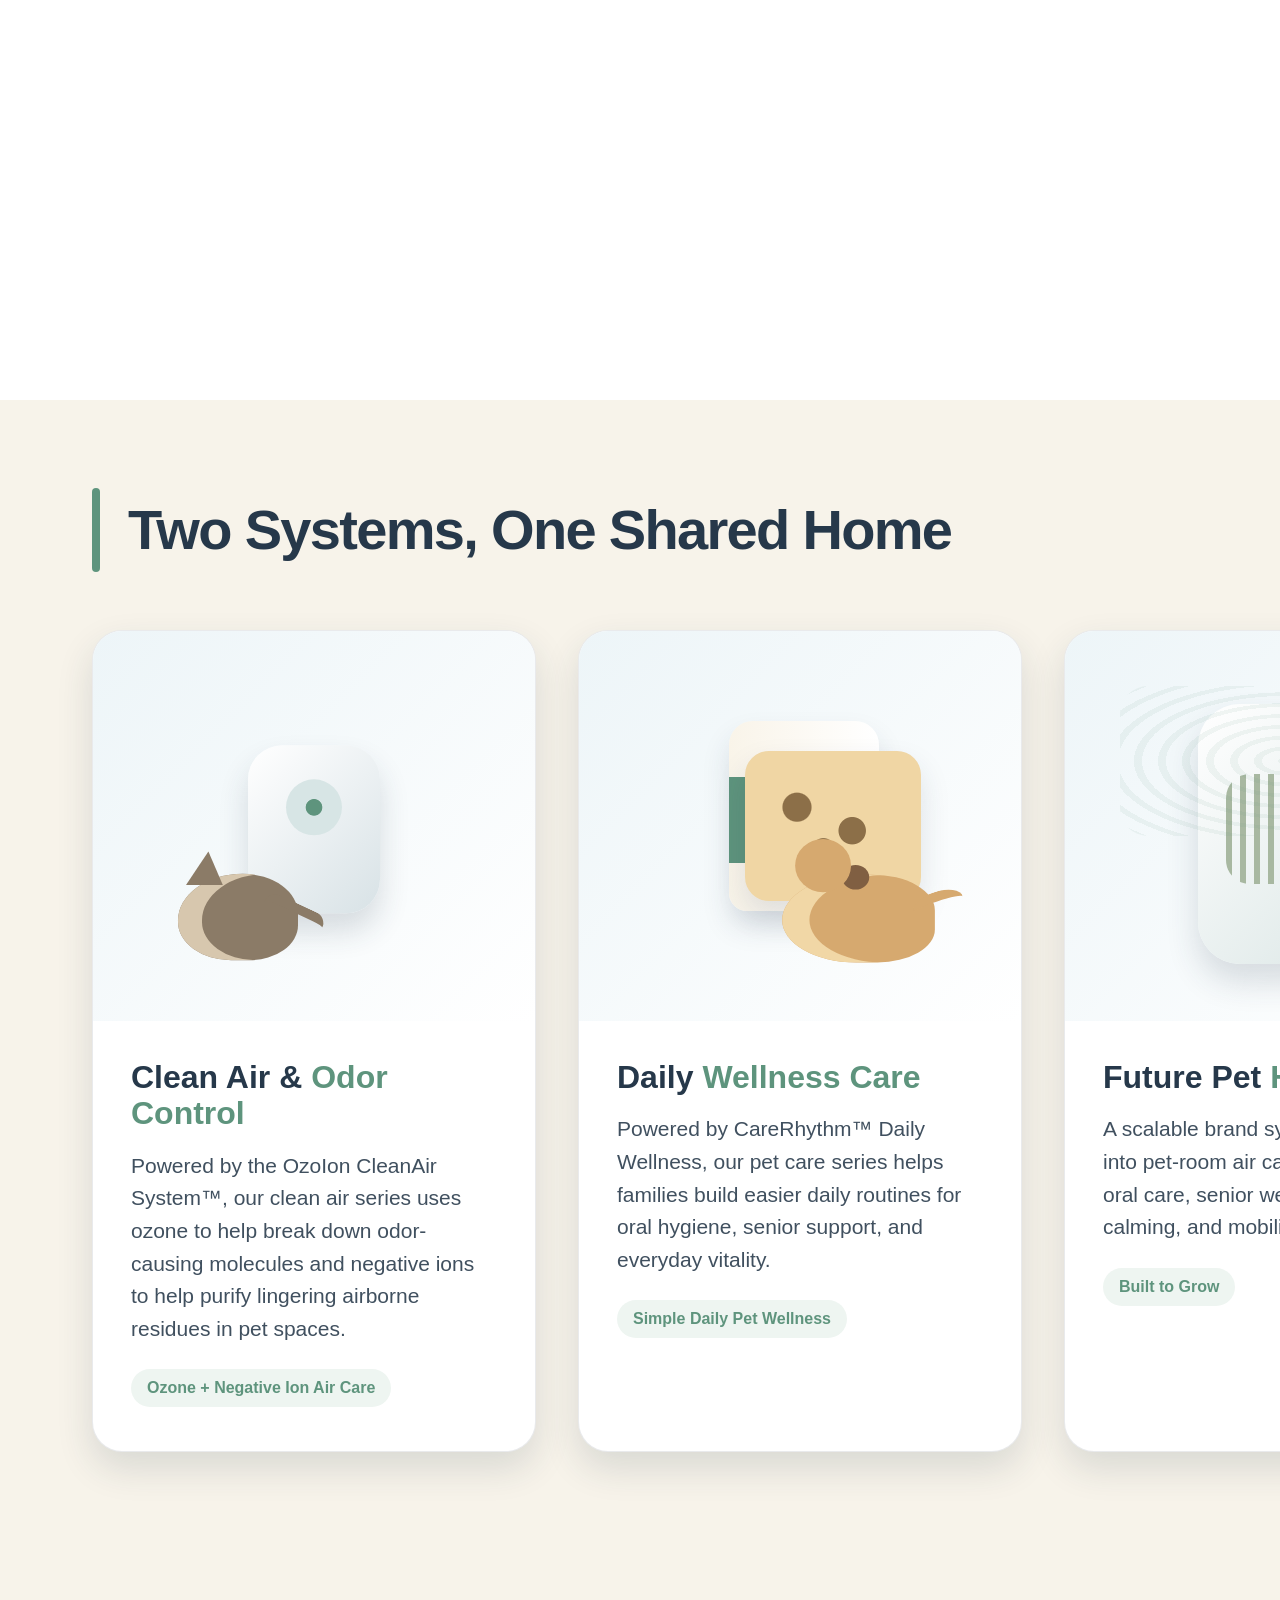
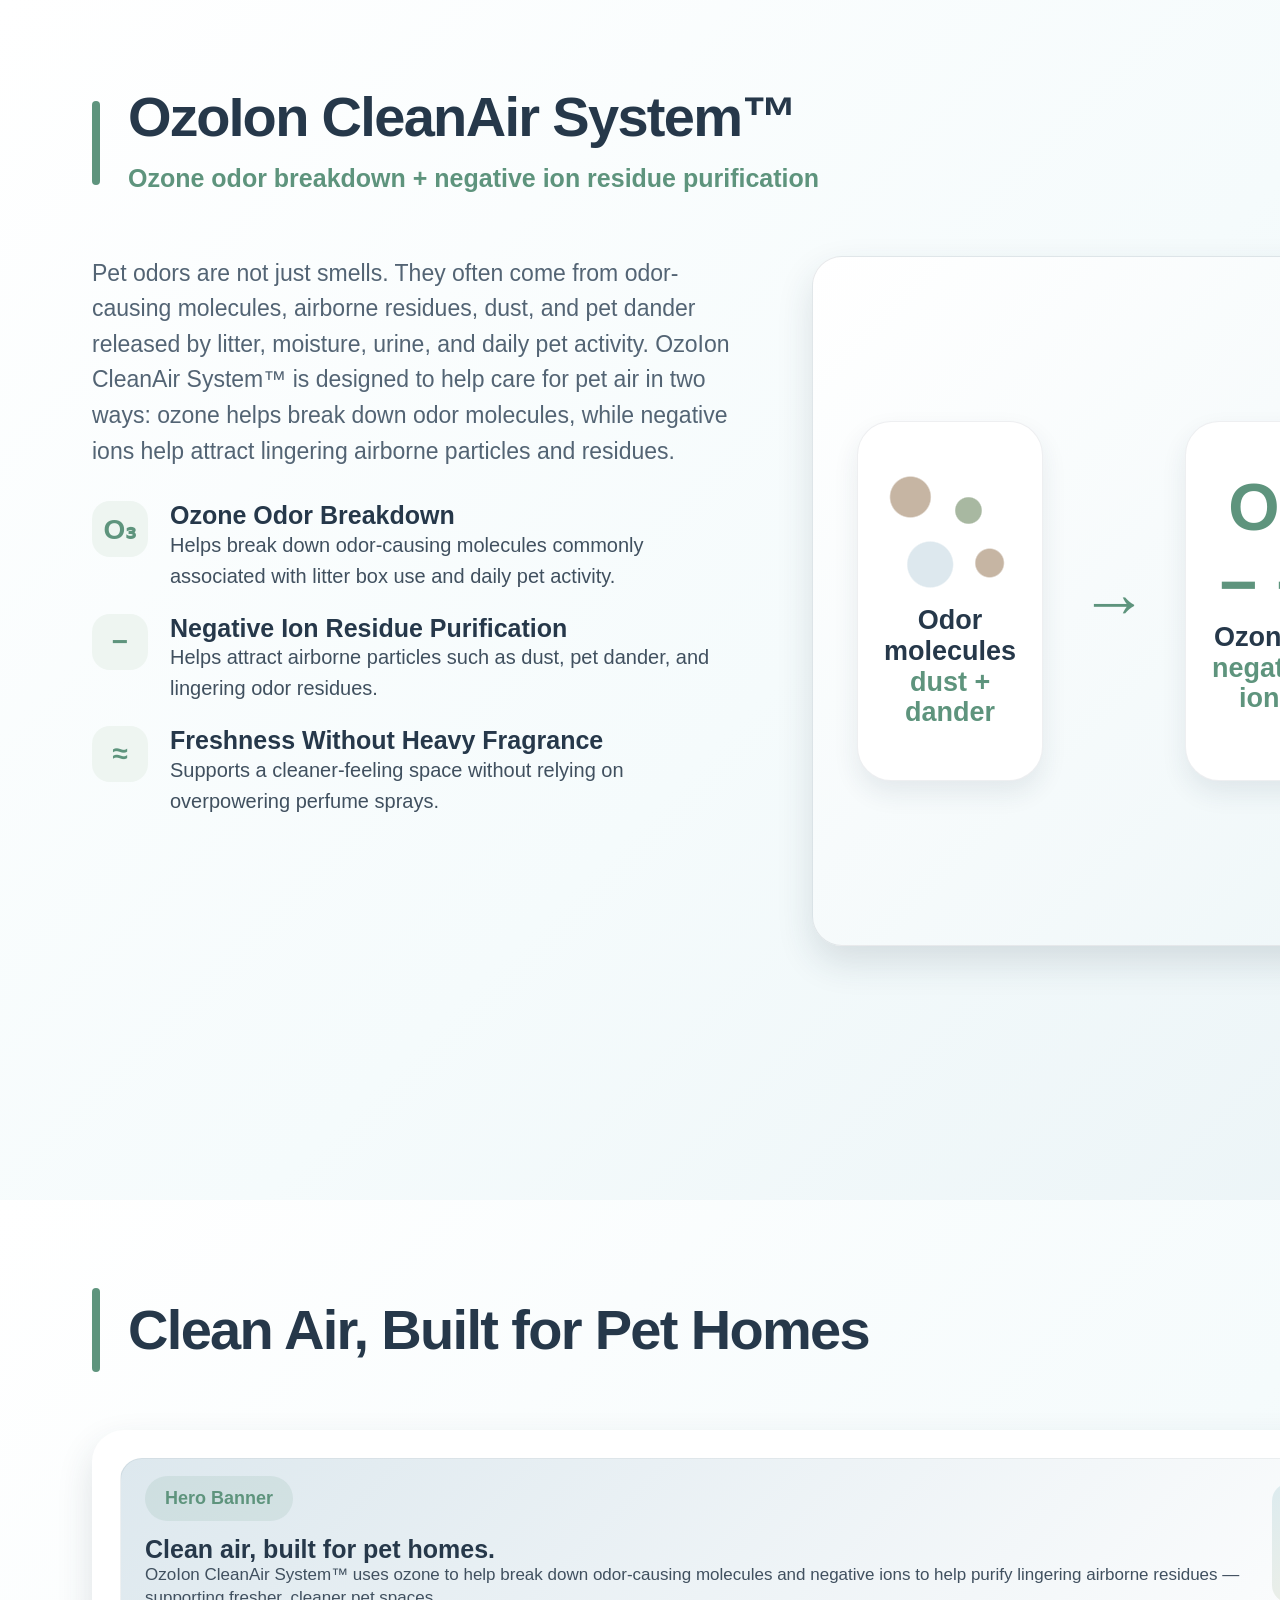
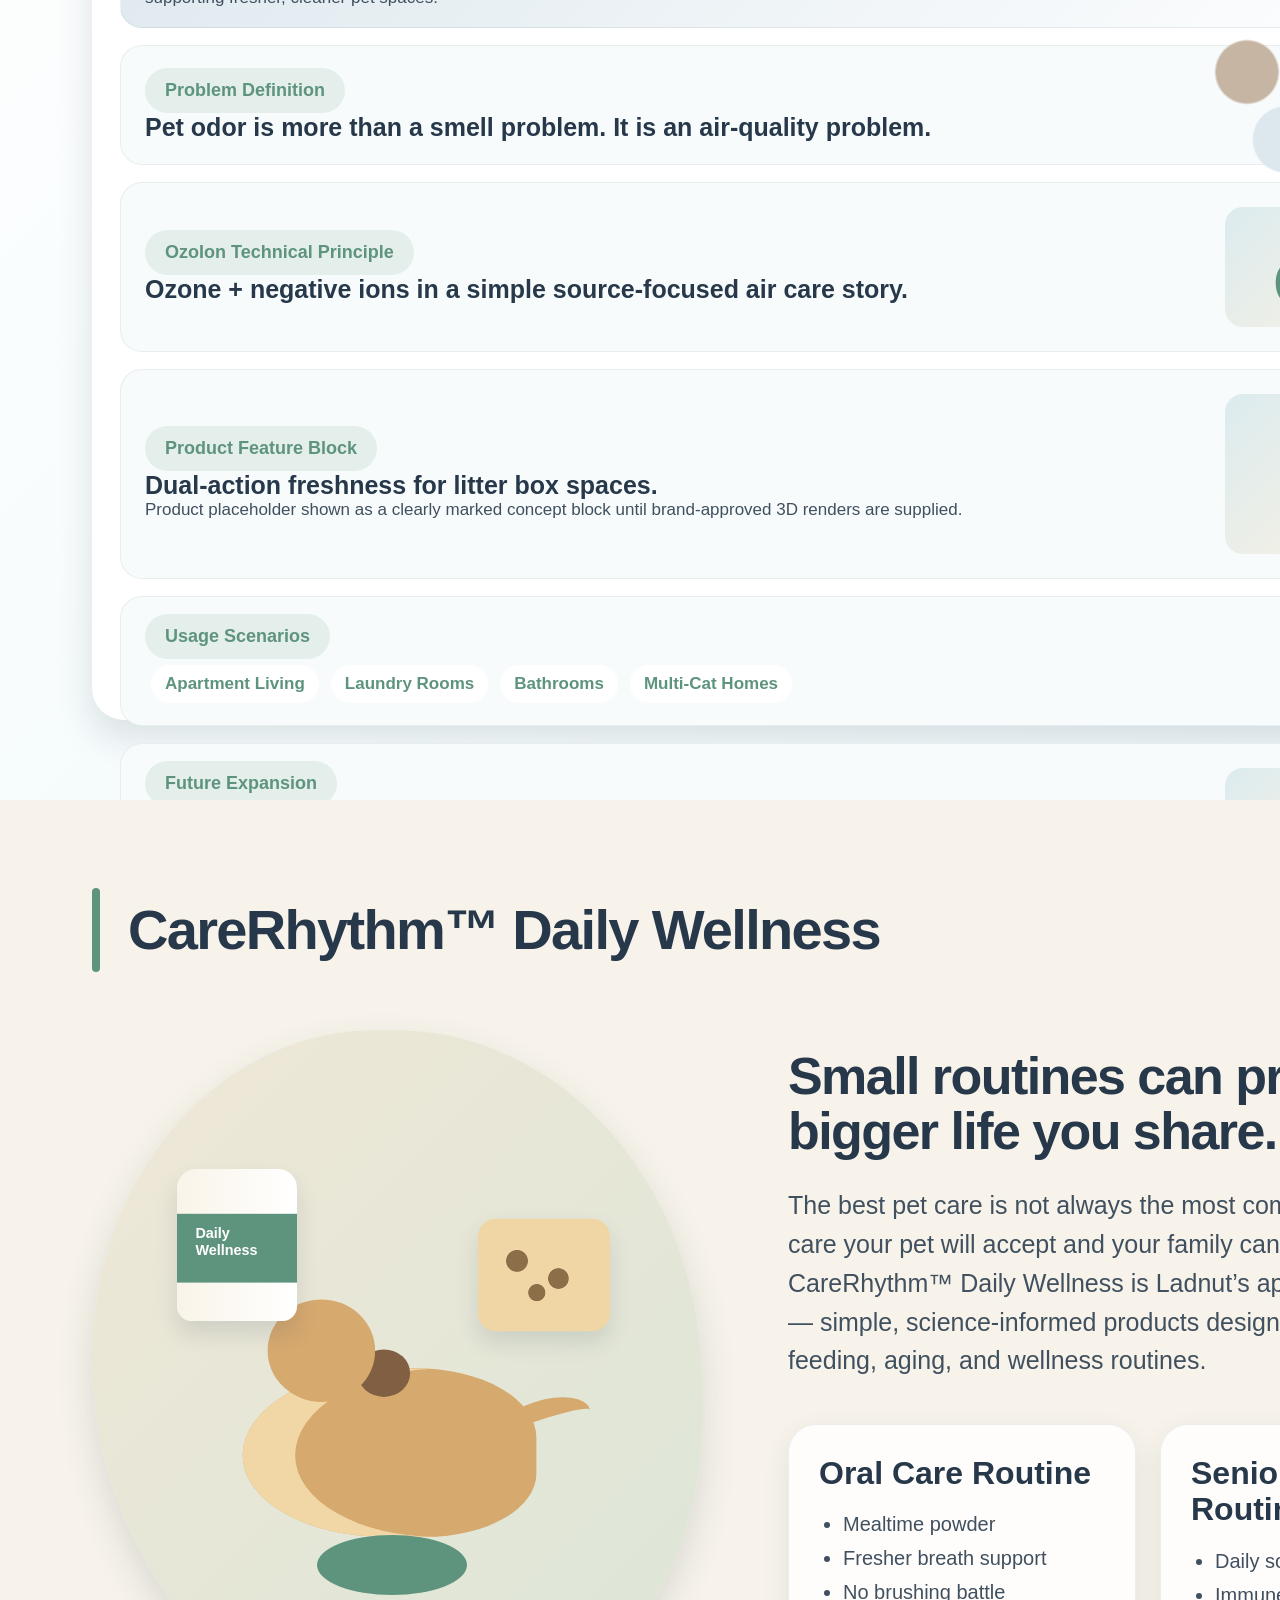
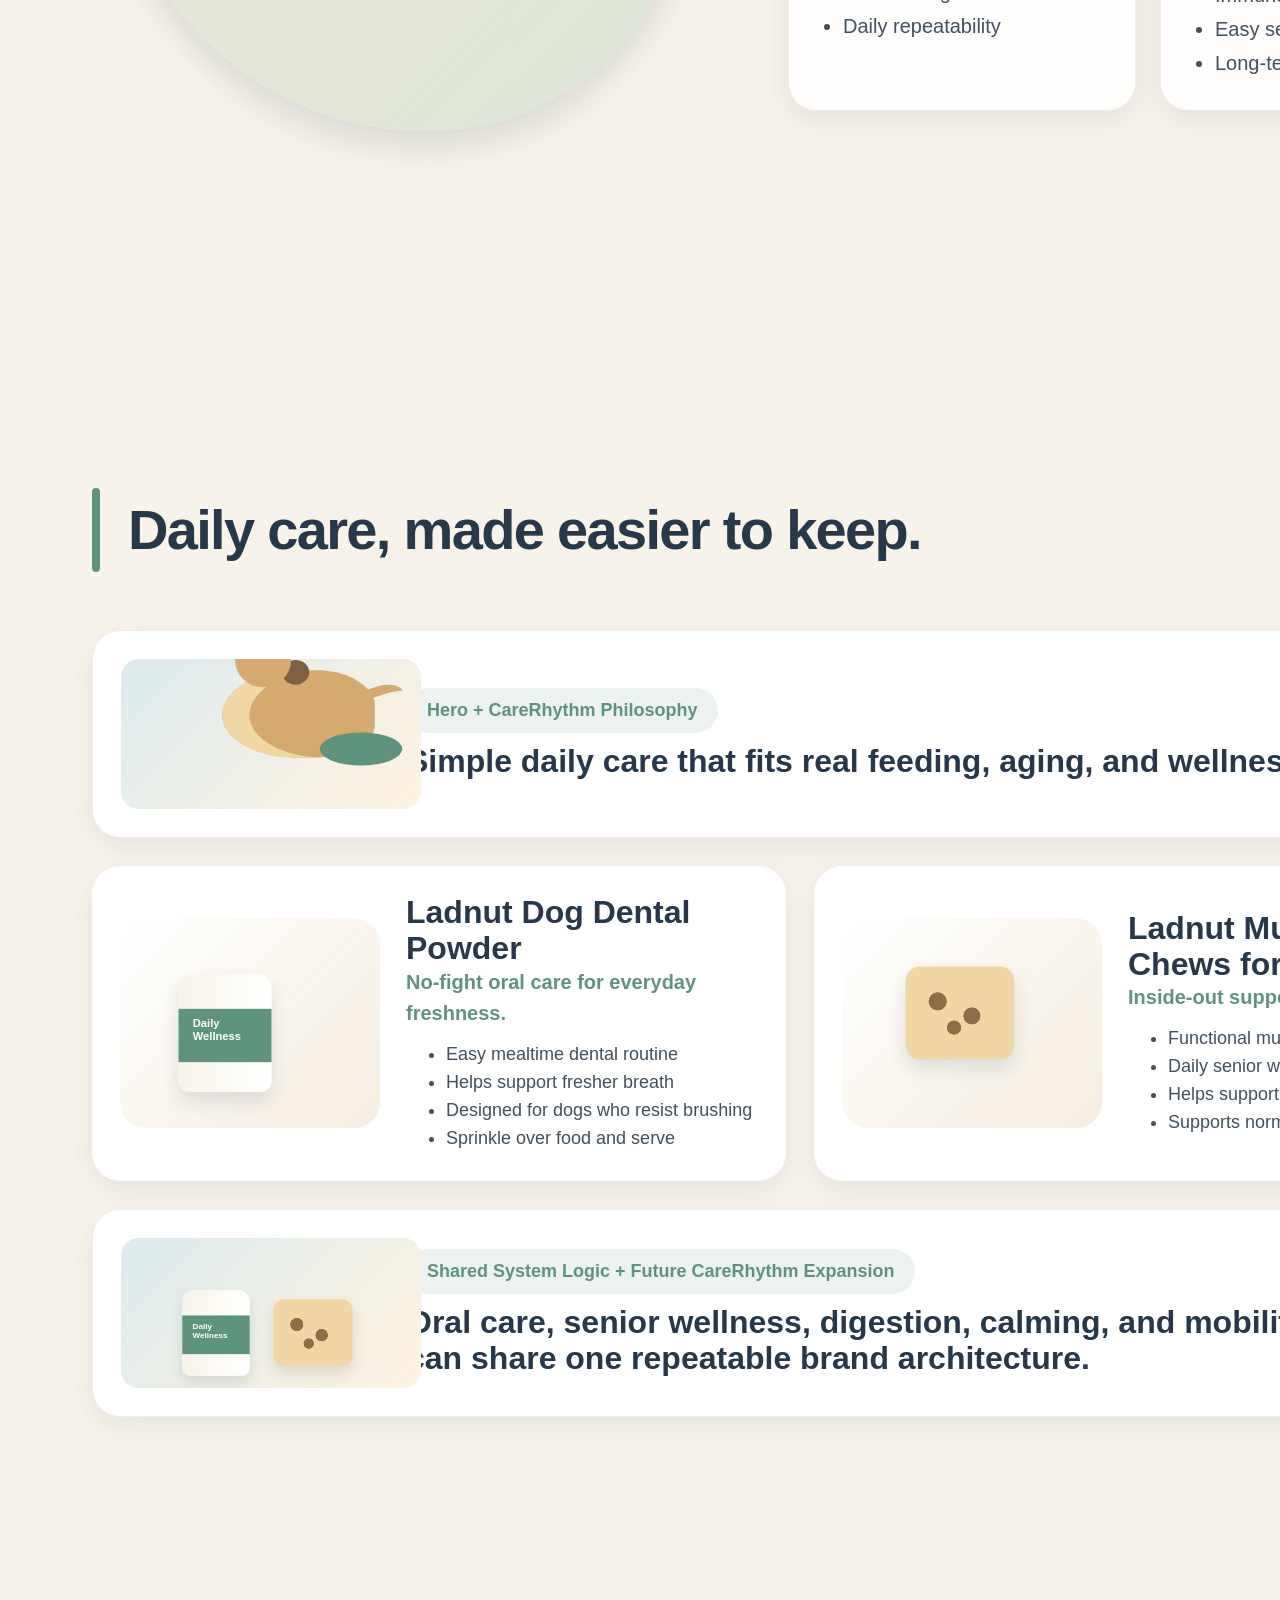
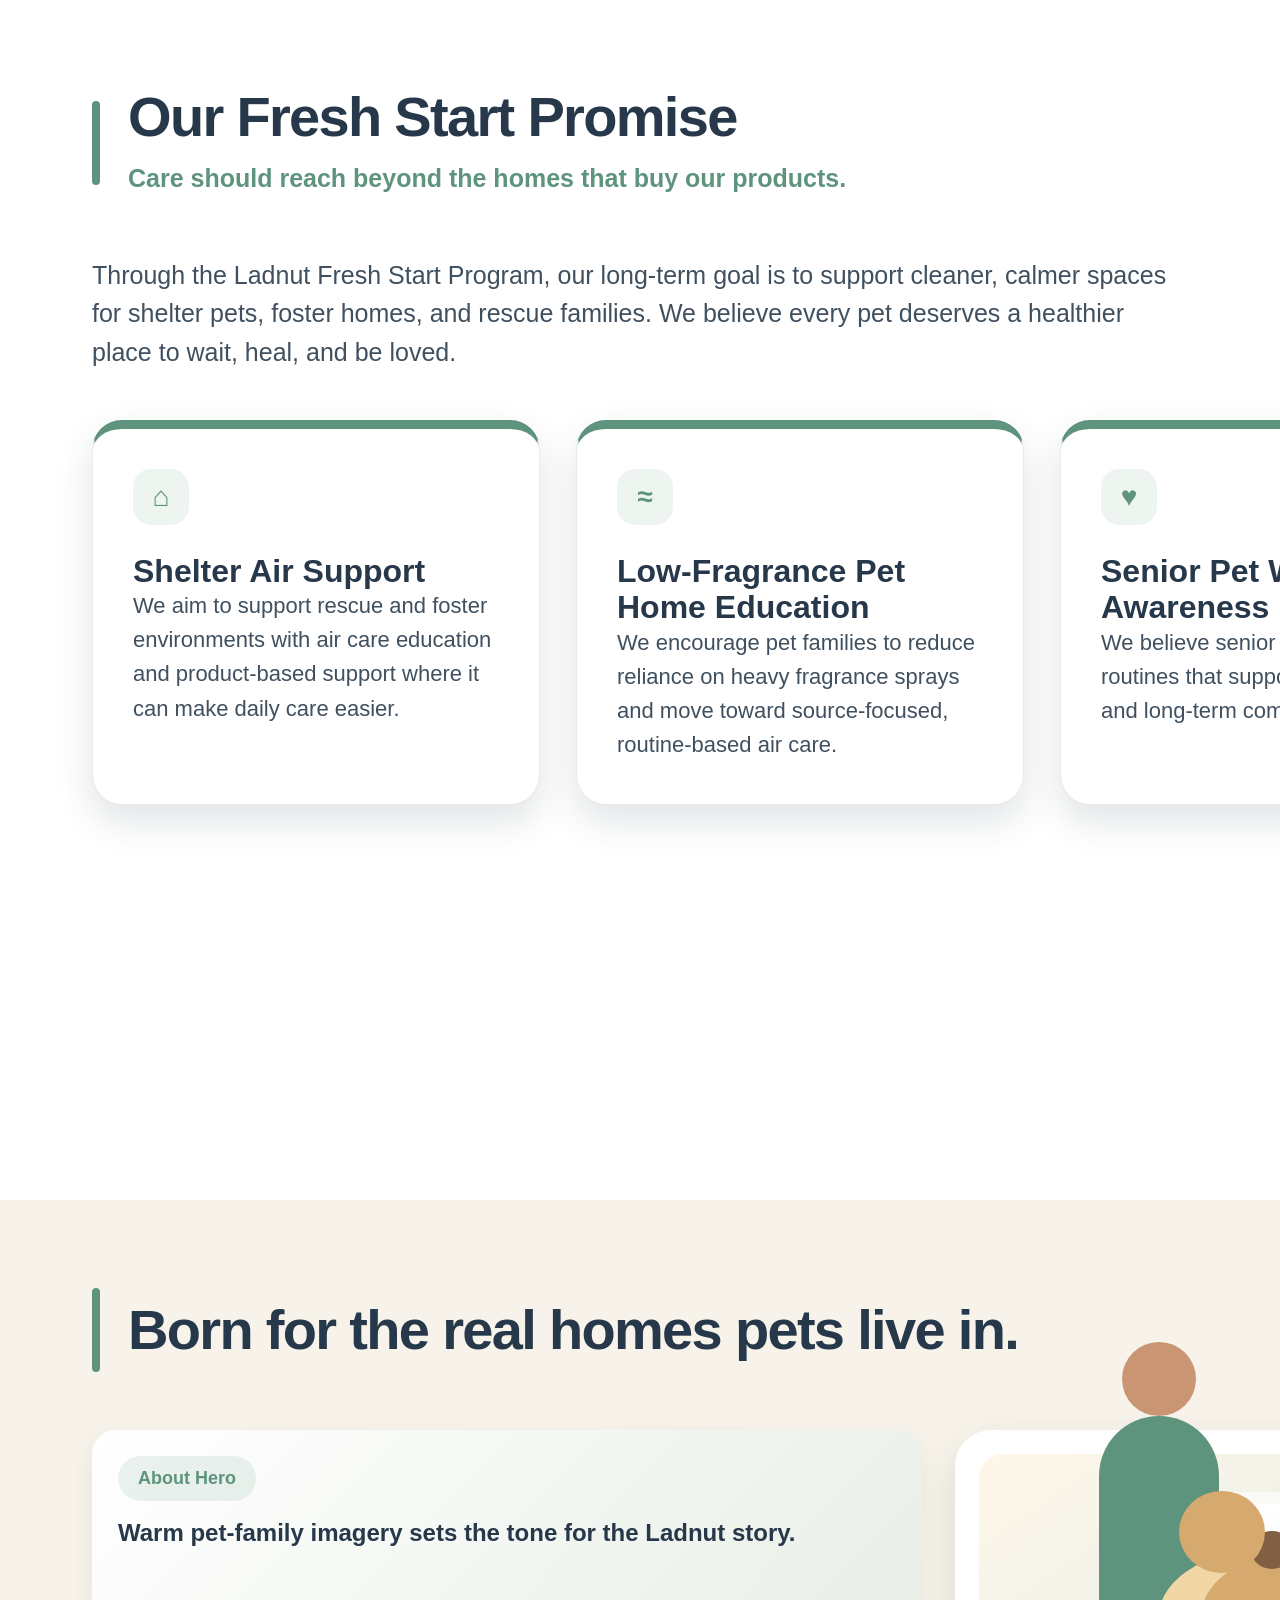
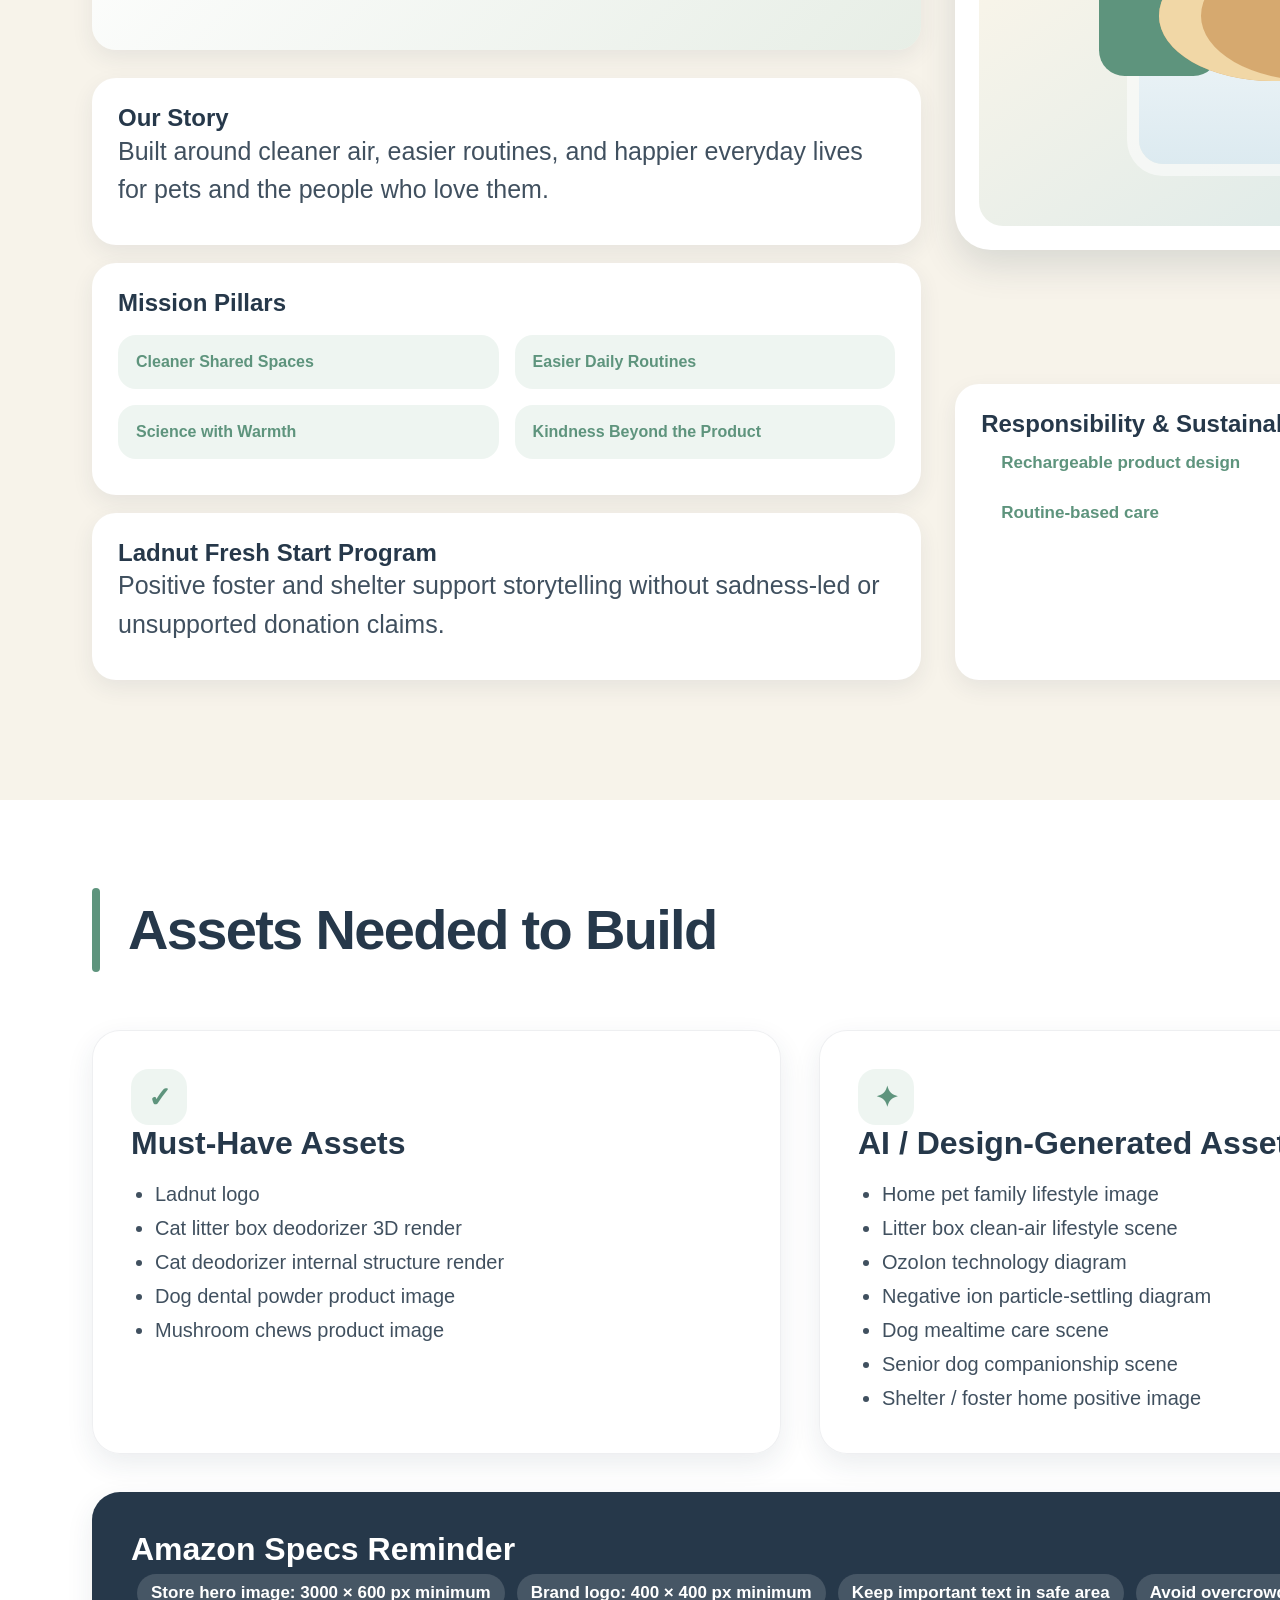
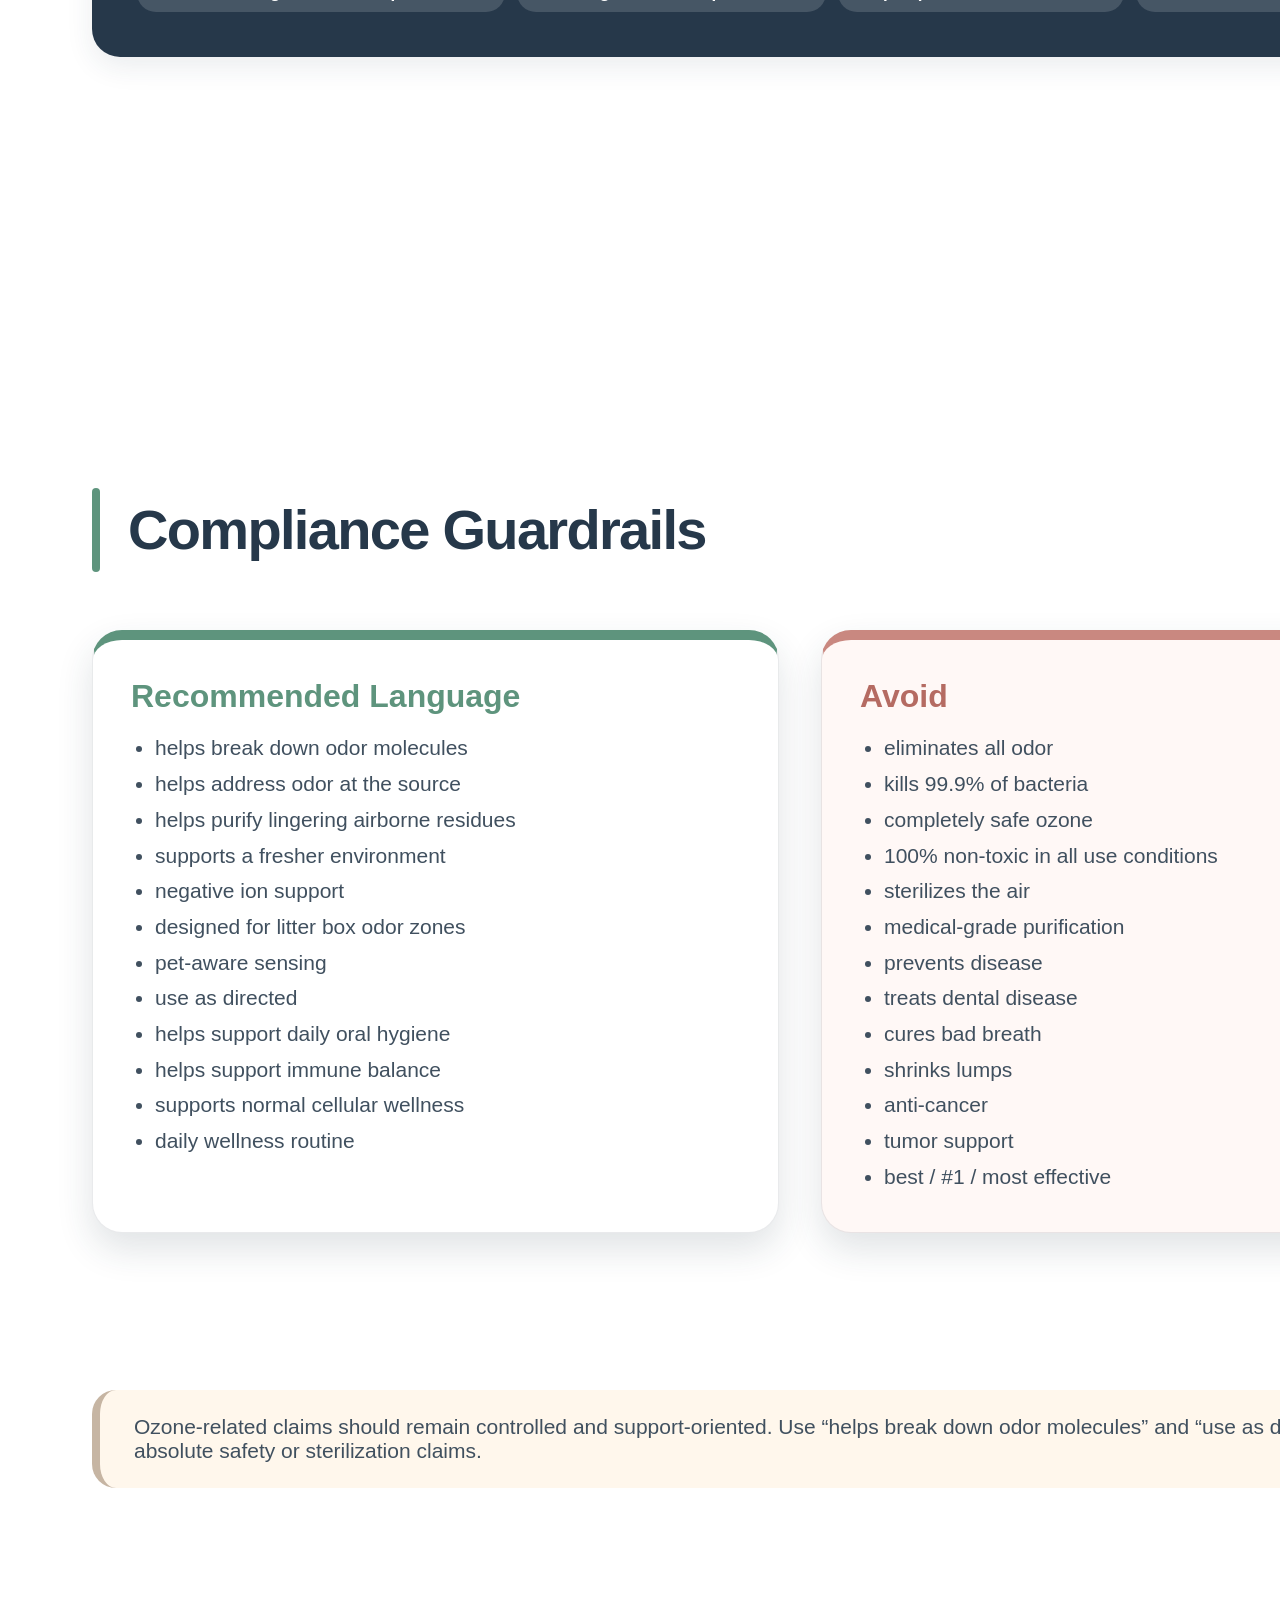
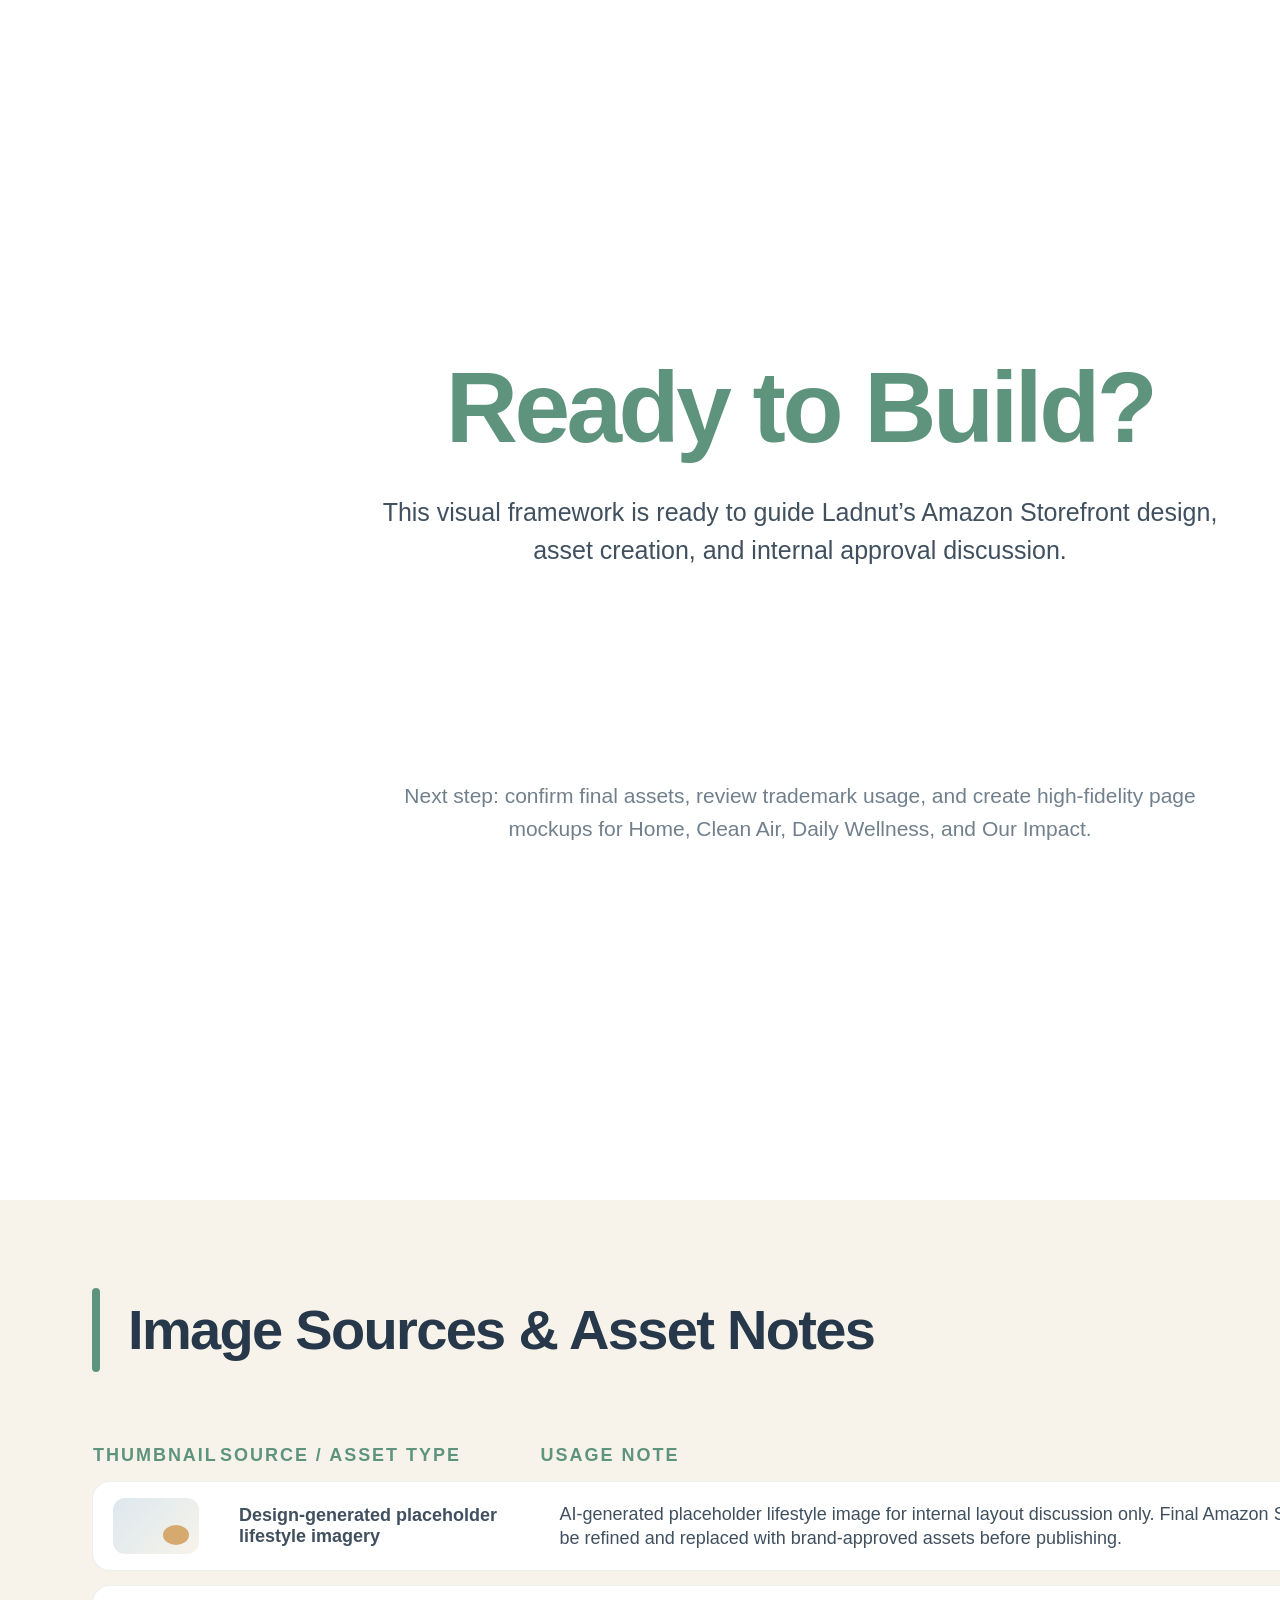
<file: Ladnut Storefront Visual Layout.html>
<!doctype html>
<html lang="en">
<head>
<meta charset="utf-8" />
<meta name="viewport" content="width=device-width, initial-scale=1" />
<title>Ladnut Storefront Visual Layout</title>
<style>
:root{--navy:#26384A;--green:#5E947D;--cream:#F7F3EA;--white:#fff;--mist:#DDE8EE;--sage:#A8B8A1;--taupe:#C6B5A3;--ink:#40505f;--rose:#F3E8E3;--red:#B56B62;--shadow:0 16px 36px rgba(38,56,74,.14)}
*{box-sizing:border-box}body{margin:0;background:#e9edf0;font-family:"Aptos","Inter","Segoe UI",Arial,sans-serif;color:var(--ink)}
.deck{width:1600px;margin:0 auto}.slide{position:relative;width:1600px;height:1200px;background:var(--white);overflow:hidden;page-break-after:always;padding:88px 92px}.slide:after{content:"Ladnut";position:absolute;right:70px;bottom:42px;font-weight:800;color:rgba(38,56,74,.18);letter-spacing:.08em}.cream{background:var(--cream)}.mist{background:linear-gradient(135deg,#fff 0%,#f5fbfc 52%,#eaf3f6 100%)}
h1{margin:0;color:var(--navy);font-size:72px;line-height:1.04;letter-spacing:-.035em;font-weight:850}h2{margin:0;color:var(--navy);font-size:56px;line-height:1.05;letter-spacing:-.03em;font-weight:850}h3{margin:0;color:var(--navy);font-size:32px;line-height:1.14;font-weight:830}p{font-size:25px;line-height:1.55;margin:0}.muted{color:#667582}.green{color:var(--green)}.eyebrow{font-size:17px;text-transform:uppercase;letter-spacing:.18em;font-weight:800;color:var(--green)}.rule-title{display:flex;align-items:center;gap:28px;margin-bottom:58px}.rule-title:before{content:"";width:8px;height:84px;background:var(--green);border-radius:20px}.center{display:flex;align-items:center;justify-content:center;text-align:center}.pill{display:inline-flex;align-items:center;gap:10px;border-radius:999px;background:rgba(94,148,125,.12);color:var(--green);padding:12px 20px;font-size:18px;font-weight:800}.btn{display:inline-flex;border-radius:999px;background:var(--green);color:white;padding:19px 30px;font-size:20px;font-weight:800;margin-right:16px;box-shadow:0 10px 24px rgba(94,148,125,.25)}.btn.secondary{background:var(--navy)}
.card{background:#fff;border:1px solid rgba(38,56,74,.10);border-radius:30px;box-shadow:var(--shadow);overflow:hidden}.soft-card{background:rgba(255,255,255,.82);border:1px solid rgba(38,56,74,.08);border-radius:28px;box-shadow:0 10px 28px rgba(38,56,74,.09)}
.cover h1{font-size:88px}.cover .sub{width:980px;margin:34px auto 0}.cover .foot{position:absolute;bottom:88px;left:0;right:0;text-align:center;font-size:22px;font-weight:700;color:#7b8893}.cover .mark{position:absolute;top:120px;right:150px;width:180px;height:180px;border:30px solid rgba(94,148,125,.12);border-left-color:rgba(38,56,74,.12);border-radius:50%}
.photo{position:relative;overflow:hidden;background:#ddd}.hero-photo{position:absolute;inset:0;background:radial-gradient(circle at 76% 34%,rgba(255,255,255,.95) 0 9%,transparent 10%),linear-gradient(100deg,rgba(247,243,234,.85) 0 34%,rgba(255,255,255,.08) 35%),linear-gradient(160deg,#c6d8cf 0%,#f7f0df 42%,#dce9ee 100%)}.hero-photo:before{content:"";position:absolute;right:70px;bottom:0;width:630px;height:540px;background:linear-gradient(#f8fbfb,#e5e1d5);clip-path:polygon(18% 23%,100% 0,100% 100%,0 100%);opacity:.92}.window{position:absolute;right:160px;top:110px;width:430px;height:315px;border-radius:24px;background:linear-gradient(135deg,#fff,#dfeff5);box-shadow:inset 0 0 0 14px rgba(255,255,255,.55)}.sofa{position:absolute;right:260px;bottom:150px;width:610px;height:245px;border-radius:65px 65px 36px 36px;background:#cdbba9;box-shadow:0 30px 0 #b8a18c}.cat{position:absolute;width:150px;height:108px;background:#8b7b67;border-radius:56% 48% 42% 46%;box-shadow:inset 30px 0 0 #d7c7ae}.cat:before{content:"";position:absolute;left:10px;top:-28px;border-left:28px solid transparent;border-right:18px solid transparent;border-bottom:42px solid #8b7b67}.cat:after{content:"";position:absolute;right:-34px;top:36px;width:80px;height:18px;border-radius:20px;border-top:12px solid #8b7b67;transform:rotate(25deg)}.dog{position:absolute;width:235px;height:135px;background:#d6a96f;border-radius:58% 46% 42% 54%;box-shadow:inset 42px 0 0 #f1d7a6}.dog:before{content:"";position:absolute;left:20px;top:-55px;width:86px;height:82px;border-radius:50%;background:#d6a96f;box-shadow:50px 18px 0 -22px #805f42}.dog:after{content:"";position:absolute;right:-45px;top:26px;width:80px;height:24px;border-top:15px solid #d6a96f;border-radius:50%;transform:rotate(-18deg)}.p2 .panel{position:absolute;left:92px;top:150px;width:625px;padding:66px 60px;border-radius:36px;background:rgba(255,255,255,.82);backdrop-filter:blur(8px);box-shadow:var(--shadow)}.p2 h1{font-size:74px}.p2 .cat{right:480px;bottom:205px}.p2 .dog{right:130px;bottom:210px}
.lifestyle{min-height:100%;border-radius:24px;background:linear-gradient(145deg,#fff7e9,#dae9e9);position:relative}.lifestyle:before{content:"";position:absolute;inset:50px 45px auto auto;width:300px;height:260px;border-radius:24px;background:linear-gradient(#fff,#dceaf0);box-shadow:0 0 0 12px rgba(255,255,255,.55)}.lifestyle .person{position:absolute;left:120px;bottom:150px;width:120px;height:260px;border-radius:70px 70px 30px 30px;background:#5e947d}.lifestyle .person:before{content:"";position:absolute;top:-74px;left:23px;width:74px;height:74px;border-radius:50%;background:#c99573}.lifestyle .dog{right:185px;bottom:145px}.lifestyle .cat{left:290px;bottom:130px}.story-grid{display:grid;grid-template-columns:1fr 610px;gap:80px;align-items:center}.story-copy h3{font-size:43px;margin-bottom:30px}.story-copy p{margin-bottom:28px}.image-frame{padding:24px;border-radius:36px;background:#fff;box-shadow:var(--shadow)}
.nav-grid{display:grid;grid-template-columns:repeat(3,1fr);gap:42px}.product-card .image{height:390px;background:linear-gradient(135deg,#edf5f8,#fff);position:relative}.product-card .content{padding:38px 38px 44px}.product-card h3{margin-bottom:18px}.product-card p{font-size:21px}.tag{display:inline-block;margin-top:24px;border-radius:999px;background:#eef5f1;color:var(--green);padding:10px 16px;font-weight:850;font-size:16px}.device{position:absolute;width:132px;height:168px;border-radius:34px;background:linear-gradient(135deg,#fff,#d8e2e6);left:50%;top:50%;transform:translate(-50%,-48%);box-shadow:0 18px 30px rgba(38,56,74,.16)}.device:before{content:"";position:absolute;left:38px;top:34px;width:56px;height:56px;border-radius:50%;background:radial-gradient(circle,#5e947d 0 20%,#d7e5e5 22%)}.jar{position:absolute;width:150px;height:190px;left:150px;top:90px;border-radius:24px 24px 18px 18px;background:linear-gradient(90deg,#f9f4e9,#fff);box-shadow:0 16px 28px rgba(38,56,74,.13)}.jar:before{content:"";position:absolute;top:56px;left:0;right:0;height:86px;background:#5e947d}.jar:after{content:"Daily\A Wellness";white-space:pre;position:absolute;top:70px;left:23px;color:white;font-weight:800;font-size:18px}.chews{position:absolute;right:100px;top:120px;width:176px;height:150px;border-radius:24px;background:#f0d6a4;box-shadow:0 15px 30px rgba(38,56,74,.13)}.chews:before{content:"";position:absolute;inset:28px;background:radial-gradient(circle at 20% 30%,#8c6f48 0 12%,transparent 13%),radial-gradient(circle at 66% 55%,#8c6f48 0 14%,transparent 15%),radial-gradient(circle at 42% 75%,#8c6f48 0 11%,transparent 12%)}.purifier{position:absolute;left:50%;top:52%;width:176px;height:260px;border-radius:42px;background:linear-gradient(135deg,#fff,#dce7e6);transform:translate(-50%,-50%);box-shadow:0 18px 32px rgba(38,56,74,.16)}.purifier:before{content:"";position:absolute;left:28px;right:28px;top:70px;height:110px;border-radius:24px;background:repeating-linear-gradient(90deg,#a8b8a1 0 6px,transparent 6px 14px)}
.tech-grid{display:grid;grid-template-columns:650px 1fr;gap:70px}.lead{font-size:23px;color:#536474;margin-bottom:32px}.tech-point{display:grid;grid-template-columns:60px 1fr;gap:18px;margin:22px 0}.icon{width:56px;height:56px;border-radius:18px;background:#eef5f1;color:var(--green);display:flex;align-items:center;justify-content:center;font-size:28px;font-weight:900}.tech-point h3{font-size:25px}.tech-point p{font-size:20px}.diagram{height:690px;padding:44px;position:relative;background:linear-gradient(135deg,#fff,#edf6f8)}.flow{display:grid;grid-template-columns:1fr 110px 1fr 110px 1fr;align-items:center;height:100%;gap:16px}.bubble{border-radius:34px;background:white;border:1px solid rgba(38,56,74,.08);box-shadow:0 12px 26px rgba(38,56,74,.09);padding:26px;text-align:center;min-height:360px;display:flex;flex-direction:column;justify-content:center}.bubble h3{font-size:27px;margin-bottom:18px}.molecules{height:150px;background:radial-gradient(circle at 20% 28%,#c6b5a3 0 13%,transparent 14%),radial-gradient(circle at 64% 37%,#a8b8a1 0 10%,transparent 11%),radial-gradient(circle at 35% 73%,#dde8ee 0 16%,transparent 17%),radial-gradient(circle at 80% 72%,#c6b5a3 0 9%,transparent 10%)}.o3{font-size:66px;color:var(--green);font-weight:900}.arrow{font-size:68px;color:var(--green);text-align:center}.airlines{height:150px;background:repeating-radial-gradient(ellipse at center,rgba(94,148,125,.2) 0 8px,transparent 8px 24px)}
.mini-page{height:890px;border-radius:32px;background:#fff;box-shadow:var(--shadow);padding:28px;display:grid;grid-template-rows:170px 120px 170px 210px 130px 110px;gap:17px}.section-tile{border-radius:22px;background:#f7fbfc;border:1px solid rgba(38,56,74,.07);padding:24px;display:flex;align-items:center;justify-content:space-between;gap:20px}.section-tile h3{font-size:25px}.section-tile p{font-size:17px;line-height:1.35}.mini-visual{width:230px;height:100%;border-radius:18px;background:linear-gradient(135deg,#dcebef,#fff3df);position:relative;overflow:hidden}.mini-visual .device{transform:scale(.55);left:48%;top:45%}.chips span{display:inline-block;margin:6px;padding:9px 14px;border-radius:999px;background:white;color:var(--green);font-weight:800;font-size:17px}.wellness-grid{display:grid;grid-template-columns:610px 1fr;gap:86px;align-items:center}.oval{width:610px;height:700px;border-radius:48% 52% 45% 55%;background:linear-gradient(135deg,#efe7d6,#dce6d8);position:relative;box-shadow:var(--shadow);overflow:hidden}.oval .dog{left:180px;bottom:210px;transform:scale(1.25)}.bowl{position:absolute;left:225px;bottom:135px;width:150px;height:60px;border-radius:50%;background:#5e947d}.routine-cards{display:grid;grid-template-columns:1fr 1fr;gap:24px;margin-top:44px}.routine{padding:30px}.routine ul,.checklist ul,.guard ul{margin:16px 0 0 0;padding-left:24px;font-size:20px;line-height:1.7}.well-page{display:grid;grid-template-columns:1fr 1fr;gap:28px}.wide{grid-column:span 2}.product-row{display:grid;grid-template-columns:260px 1fr;gap:26px;align-items:center;padding:28px;border-radius:28px;background:white;box-shadow:0 10px 28px rgba(38,56,74,.08)}.product-shot{height:210px;border-radius:26px;background:linear-gradient(135deg,#fff,#f5eddf);position:relative}.product-shot .jar,.product-shot .chews{transform:scale(.62);left:30px;top:20px;right:auto}.product-row ul{font-size:18px;line-height:1.55;margin:12px 0 0 0}.impact-cards{display:grid;grid-template-columns:repeat(3,1fr);gap:36px;margin-top:48px}.impact-card{padding:40px;min-height:385px;border-top:9px solid var(--green)}.impact-card .icon{margin-bottom:28px}.impact-card p{font-size:22px}.story-page{height:850px;display:grid;grid-template-columns:1.2fr .8fr;gap:34px}.mock-stack{display:grid;gap:18px}.mock{border-radius:24px;background:#fff;box-shadow:0 8px 22px rgba(38,56,74,.08);padding:26px}.mock h3{font-size:24px}.mission{display:grid;grid-template-columns:1fr 1fr;gap:16px;margin-top:18px}.mission div{border-radius:18px;background:#eef5f1;color:var(--green);font-weight:850;padding:18px}.checklist{display:grid;grid-template-columns:1fr 1fr;gap:38px}.check-card{padding:38px}.spec{grid-column:span 2;background:#26384A;color:white}.spec h3{color:white}.spec .chips span{background:rgba(255,255,255,.15);color:white}.guard{display:grid;grid-template-columns:1fr 1fr;gap:42px}.good{border-top:10px solid var(--green)}.bad{border-top:10px solid #C98880;background:#fff8f6}.guard li{font-size:21px}.note{position:absolute;left:92px;right:92px;bottom:112px;border-radius:24px;background:#fff7ec;border-left:8px solid var(--taupe);padding:25px 34px;font-size:21px}.ready h1{font-size:100px;color:var(--green)}.ready p{width:880px;margin:34px auto 0}.sources table{width:100%;border-collapse:separate;border-spacing:0 14px;font-size:18px}.sources th{text-align:left;color:var(--green);font-size:18px;text-transform:uppercase;letter-spacing:.11em}.sources td{background:#fff;padding:16px 20px;border-top:1px solid rgba(38,56,74,.08);border-bottom:1px solid rgba(38,56,74,.08)}.sources td:first-child{border-left:1px solid rgba(38,56,74,.08);border-radius:18px 0 0 18px}.sources td:last-child{border-right:1px solid rgba(38,56,74,.08);border-radius:0 18px 18px 0}.thumb{width:86px;height:56px;border-radius:12px;background:linear-gradient(135deg,#dde8ee,#f7f3ea);position:relative}.thumb:after{content:"";position:absolute;right:10px;bottom:9px;width:26px;height:20px;background:#d6a96f;border-radius:50%}.source-note{font-size:18px;line-height:1.35}.source-note strong{color:var(--navy)}
@page{size:10in 7.5in;margin:0}@media print{body{background:white}.deck{width:100%}.slide{width:10in;height:7.5in;padding:.55in .575in;break-after:page}.slide:after{right:.45in;bottom:.26in}.cover h1{font-size:55pt}h1{font-size:45pt}h2{font-size:35pt}p{font-size:15pt}.p2 h1{font-size:43pt}}
</style>
</head>
<body><main class="deck">
<section class="slide cover center"><div class="mark"></div><div><h1><span>Storefront</span> <span class="green">Visual Layout</span></h1><p class="sub">A strategic high-conversion Amazon Storefront visual framework for Ladnut, integrating OzoIon CleanAir System™ and CareRhythm™ Daily Wellness for the North American pet market.</p></div><div class="foot">Ladnut | Amazon Storefront Planning Deck</div></section>
<section class="slide p2"><div class="hero-photo"><div class="window"></div><div class="sofa"></div><div class="cat"></div><div class="dog"></div></div><div class="panel"><div class="eyebrow">Brand Hero / Home Page First Screen</div><h1>Cleaner Homes.<br>Healthier Routines.<br>Happier Pets.</h1><p style="margin:28px 0 32px">Smart air care and daily wellness solutions designed to help pet families create cleaner spaces, easier routines, and more comfortable lives.</p><div><span class="btn">Explore Clean Air</span><span class="btn secondary">Shop Daily Wellness</span></div></div></section>
<section class="slide"><div class="rule-title"><h2>The Home We Share</h2></div><div class="story-grid"><div class="story-copy"><h3>Better care should feel easier for people and kinder for pets.</h3><p>Pet life brings love, but it also brings odors, brushing battles, aging worries, and daily care routines that can be hard to keep up with. Ladnut was created to make everyday pet care cleaner, smarter, and easier to repeat — from litter box odor control to oral care and senior dog wellness.</p><p class="green" style="font-weight:850;font-size:31px">Cleaner spaces. Easier routines. More comfortable pets.</p></div><div class="image-frame"><div class="lifestyle"><div class="person"></div><div class="cat"></div><div class="dog"></div></div></div></div></section>
<section class="slide cream"><div class="rule-title"><h2>Two Systems, One Shared Home</h2></div><div class="nav-grid"><div class="card product-card"><div class="image"><div class="device"></div><div class="cat" style="left:70px;bottom:50px;transform:scale(.8)"></div></div><div class="content"><h3>Clean Air & <span class="green">Odor Control</span></h3><p>Powered by the OzoIon CleanAir System™, our clean air series uses ozone to help break down odor-causing molecules and negative ions to help purify lingering airborne residues in pet spaces.</p><span class="tag">Ozone + Negative Ion Air Care</span></div></div><div class="card product-card"><div class="image"><div class="jar"></div><div class="chews"></div><div class="dog" style="right:45px;bottom:35px;transform:scale(.65)"></div></div><div class="content"><h3>Daily <span class="green">Wellness Care</span></h3><p>Powered by CareRhythm™ Daily Wellness, our pet care series helps families build easier daily routines for oral hygiene, senior support, and everyday vitality.</p><span class="tag">Simple Daily Pet Wellness</span></div></div><div class="card product-card"><div class="image"><div class="purifier"></div><div class="airlines" style="position:absolute;inset:55px;border-radius:28px;opacity:.4"></div></div><div class="content"><h3>Future Pet <span class="green">Home Care</span></h3><p>A scalable brand system built to grow into pet-room air care, dander support, oral care, senior wellness, digestion, calming, and mobility routines.</p><span class="tag">Built to Grow</span></div></div></div></section>
<section class="slide mist"><div class="rule-title"><div><h2>OzoIon CleanAir System™</h2><p class="green" style="font-weight:850;margin-top:12px">Ozone odor breakdown + negative ion residue purification</p></div></div><div class="tech-grid"><div><p class="lead">Pet odors are not just smells. They often come from odor-causing molecules, airborne residues, dust, and pet dander released by litter, moisture, urine, and daily pet activity. OzoIon CleanAir System™ is designed to help care for pet air in two ways: ozone helps break down odor molecules, while negative ions help attract lingering airborne particles and residues.</p><div class="tech-point"><div class="icon">O₃</div><div><h3>Ozone Odor Breakdown</h3><p>Helps break down odor-causing molecules commonly associated with litter box use and daily pet activity.</p></div></div><div class="tech-point"><div class="icon">−</div><div><h3>Negative Ion Residue Purification</h3><p>Helps attract airborne particles such as dust, pet dander, and lingering odor residues.</p></div></div><div class="tech-point"><div class="icon">≈</div><div><h3>Freshness Without Heavy Fragrance</h3><p>Supports a cleaner-feeling space without relying on overpowering perfume sprays.</p></div></div></div><div class="card diagram"><div class="flow"><div class="bubble"><div class="molecules"></div><h3>Odor molecules<br><span class="green">dust + dander</span></h3></div><div class="arrow">→</div><div class="bubble"><div class="o3">O₃<br>− −</div><h3>Ozone +<br><span class="green">negative ions</span></h3></div><div class="arrow">→</div><div class="bubble"><div class="airlines"></div><h3>Cleaner-feeling air<br><span class="green">fresh pet space</span></h3></div></div></div></div></section>
<section class="slide mist"><div class="rule-title"><h2>Clean Air, Built for Pet Homes</h2></div><div class="mini-page"><div class="section-tile" style="background:linear-gradient(135deg,#dde8ee,#fff)"><div><span class="pill">Hero Banner</span><h3 style="margin-top:14px">Clean air, built for pet homes.</h3><p>OzoIon CleanAir System™ uses ozone to help break down odor-causing molecules and negative ions to help purify lingering airborne residues — supporting fresher, cleaner pet spaces.</p></div><div class="mini-visual"><div class="device"></div></div></div><div class="section-tile"><div><span class="pill">Problem Definition</span><h3>Pet odor is more than a smell problem. It is an air-quality problem.</h3></div><div class="molecules" style="width:260px"></div></div><div class="section-tile"><div><span class="pill">OzoIon Technical Principle</span><h3>Ozone + negative ions in a simple source-focused air care story.</h3></div><div class="mini-visual"><div class="o3" style="text-align:center;margin-top:38px">O₃ −</div></div></div><div class="section-tile"><div><span class="pill">Product Feature Block</span><h3>Dual-action freshness for litter box spaces.</h3><p>Product placeholder shown as a clearly marked concept block until brand-approved 3D renders are supplied.</p></div><div class="mini-visual"><div class="device"></div></div></div><div class="section-tile"><div><span class="pill">Usage Scenarios</span><div class="chips"><span>Apartment Living</span><span>Laundry Rooms</span><span>Bathrooms</span><span>Multi-Cat Homes</span></div></div></div><div class="section-tile"><div><span class="pill">Future Expansion</span><h3>Pet room air care, purifier concepts, and dander-support routines.</h3></div><div class="mini-visual"><div class="purifier" style="transform:scale(.42);top:8px;left:92px"></div></div></div></div></section>
<section class="slide cream"><div class="rule-title"><h2>CareRhythm™ Daily Wellness</h2></div><div class="wellness-grid"><div class="oval"><div class="dog"></div><div class="bowl"></div><div class="jar" style="left:70px;top:120px;transform:scale(.8)"></div><div class="chews" style="right:70px;top:170px;transform:scale(.75)"></div></div><div><h2 style="font-size:52px">Small routines can protect the bigger life you share.</h2><p style="margin-top:28px">The best pet care is not always the most complicated. It is the care your pet will accept and your family can repeat. CareRhythm™ Daily Wellness is Ladnut’s approach to daily care — simple, science-informed products designed to fit into real feeding, aging, and wellness routines.</p><div class="routine-cards"><div class="soft-card routine"><h3>Oral Care Routine</h3><ul><li>Mealtime powder</li><li>Fresher breath support</li><li>No brushing battle</li><li>Daily repeatability</li></ul></div><div class="soft-card routine"><h3>Senior Wellness Routine</h3><ul><li>Daily soft chew</li><li>Immune balance support</li><li>Easy senior care</li><li>Long-term care mindset</li></ul></div></div></div></div></section>
<section class="slide cream"><div class="rule-title"><h2>Daily care, made easier to keep.</h2></div><div class="well-page"><div class="soft-card product-row wide"><div class="mini-visual" style="width:300px;height:150px"><div class="dog" style="left:60px;bottom:28px;transform:scale(.65)"></div><div class="bowl" style="left:165px;bottom:30px;transform:scale(.55)"></div></div><div><span class="pill">Hero + CareRhythm Philosophy</span><h3 style="margin-top:10px">Simple daily care that fits real feeding, aging, and wellness routines.</h3></div></div><div class="product-row"><div class="product-shot"><div class="jar"></div></div><div><h3>Ladnut Dog Dental Powder</h3><p class="green" style="font-size:20px;font-weight:850">No-fight oral care for everyday freshness.</p><ul><li>Easy mealtime dental routine</li><li>Helps support fresher breath</li><li>Designed for dogs who resist brushing</li><li>Sprinkle over food and serve</li></ul></div></div><div class="product-row"><div class="product-shot"><div class="chews"></div></div><div><h3>Ladnut Mushroom Chews for Dogs</h3><p class="green" style="font-size:20px;font-weight:850">Inside-out support for aging dogs.</p><ul><li>Functional mushroom blend</li><li>Daily senior wellness support</li><li>Helps support immune balance</li><li>Supports normal cellular wellness</li></ul></div></div><div class="soft-card product-row wide"><div class="mini-visual" style="width:300px;height:150px"><div class="jar" style="transform:scale(.45);left:20px;top:0"></div><div class="chews" style="transform:scale(.45);right:20px;top:20px"></div></div><div><span class="pill">Shared System Logic + Future CareRhythm Expansion</span><h3 style="margin-top:10px">Oral care, senior wellness, digestion, calming, and mobility routines can share one repeatable brand architecture.</h3></div></div></div></section>
<section class="slide"><div class="rule-title"><div><h2>Our Fresh Start Promise</h2><p class="green" style="font-weight:850;margin-top:12px">Care should reach beyond the homes that buy our products.</p></div></div><p style="width:1080px">Through the Ladnut Fresh Start Program, our long-term goal is to support cleaner, calmer spaces for shelter pets, foster homes, and rescue families. We believe every pet deserves a healthier place to wait, heal, and be loved.</p><div class="impact-cards"><div class="card impact-card"><div class="icon">⌂</div><h3>Shelter Air Support</h3><p>We aim to support rescue and foster environments with air care education and product-based support where it can make daily care easier.</p></div><div class="card impact-card"><div class="icon">≈</div><h3>Low-Fragrance Pet Home Education</h3><p>We encourage pet families to reduce reliance on heavy fragrance sprays and move toward source-focused, routine-based air care.</p></div><div class="card impact-card"><div class="icon">♥</div><h3>Senior Pet Wellness Awareness</h3><p>We believe senior pets deserve daily routines that support comfort, dignity, and long-term companionship.</p></div></div></section>
<section class="slide cream"><div class="rule-title"><h2>Born for the real homes pets live in.</h2></div><div class="story-page"><div class="mock-stack"><div class="mock" style="height:220px;background:linear-gradient(135deg,#fff,#e7eee6)"><span class="pill">About Hero</span><h3 style="margin-top:18px">Warm pet-family imagery sets the tone for the Ladnut story.</h3></div><div class="mock"><h3>Our Story</h3><p>Built around cleaner air, easier routines, and happier everyday lives for pets and the people who love them.</p></div><div class="mock"><h3>Mission Pillars</h3><div class="mission"><div>Cleaner Shared Spaces</div><div>Easier Daily Routines</div><div>Science with Warmth</div><div>Kindness Beyond the Product</div></div></div><div class="mock"><h3>Ladnut Fresh Start Program</h3><p>Positive foster and shelter support storytelling without sadness-led or unsupported donation claims.</p></div></div><div class="mock-stack"><div class="image-frame" style="height:420px"><div class="lifestyle"><div class="person"></div><div class="dog" style="right:90px"></div></div></div><div class="mock"><h3>Responsibility & Sustainability</h3><div class="chips"><span>Rechargeable product design</span><span>Less heavy fragrance</span><span>Routine-based care</span></div></div></div></div></section>
<section class="slide"><div class="rule-title"><h2>Assets Needed to Build</h2></div><div class="checklist"><div class="soft-card check-card"><div class="icon">✓</div><h3>Must-Have Assets</h3><ul><li>Ladnut logo</li><li>Cat litter box deodorizer 3D render</li><li>Cat deodorizer internal structure render</li><li>Dog dental powder product image</li><li>Mushroom chews product image</li></ul></div><div class="soft-card check-card"><div class="icon">✦</div><h3>AI / Design-Generated Assets</h3><ul><li>Home pet family lifestyle image</li><li>Litter box clean-air lifestyle scene</li><li>OzoIon technology diagram</li><li>Negative ion particle-settling diagram</li><li>Dog mealtime care scene</li><li>Senior dog companionship scene</li><li>Shelter / foster home positive image</li></ul></div><div class="soft-card check-card spec"><h3>Amazon Specs Reminder</h3><div class="chips"><span>Store hero image: 3000 × 600 px minimum</span><span>Brand logo: 400 × 400 px minimum</span><span>Keep important text in safe area</span><span>Avoid overcrowded image text</span></div></div></div></section>
<section class="slide"><div class="rule-title"><h2>Compliance Guardrails</h2></div><div class="guard"><div class="card check-card good"><h3 class="green">Recommended Language</h3><ul><li>helps break down odor molecules</li><li>helps address odor at the source</li><li>helps purify lingering airborne residues</li><li>supports a fresher environment</li><li>negative ion support</li><li>designed for litter box odor zones</li><li>pet-aware sensing</li><li>use as directed</li><li>helps support daily oral hygiene</li><li>helps support immune balance</li><li>supports normal cellular wellness</li><li>daily wellness routine</li></ul></div><div class="card check-card bad"><h3 style="color:#B56B62">Avoid</h3><ul><li>eliminates all odor</li><li>kills 99.9% of bacteria</li><li>completely safe ozone</li><li>100% non-toxic in all use conditions</li><li>sterilizes the air</li><li>medical-grade purification</li><li>prevents disease</li><li>treats dental disease</li><li>cures bad breath</li><li>shrinks lumps</li><li>anti-cancer</li><li>tumor support</li><li>best / #1 / most effective</li></ul></div></div><div class="note">Ozone-related claims should remain controlled and support-oriented. Use “helps break down odor molecules” and “use as directed,” not absolute safety or sterilization claims.</div></section>
<section class="slide ready center"><div><h1>Ready to Build?</h1><p>This visual framework is ready to guide Ladnut’s Amazon Storefront design, asset creation, and internal approval discussion.</p><p style="font-size:21px;color:#71808c;margin-top:210px">Next step: confirm final assets, review trademark usage, and create high-fidelity page mockups for Home, Clean Air, Daily Wellness, and Our Impact.</p></div></section>
<section class="slide sources cream"><div class="rule-title"><h2>Image Sources & Asset Notes</h2></div><table><thead><tr><th>Thumbnail</th><th>Source / Asset Type</th><th>Usage Note</th></tr></thead><tbody><tr><td><div class="thumb"></div></td><td><strong>Design-generated placeholder lifestyle imagery</strong></td><td class="source-note">AI-generated placeholder lifestyle image for internal layout discussion only. Final Amazon Storefront images should be refined and replaced with brand-approved assets before publishing.</td></tr><tr><td><div class="thumb"></div></td><td><strong>CSS/SVG product placeholder blocks</strong></td><td class="source-note">Cat deodorizer, dog dental powder, mushroom chews, and future air care forms are intentionally schematic placeholders and should not be treated as final product appearance.</td></tr><tr><td><div class="thumb"></div></td><td><strong>OzoIon technology diagram</strong></td><td class="source-note">Created as an editable HTML/CSS infographic to explain odor molecules, O₃, negative ions, and cleaner-feeling air without sterilization or absolute safety claims.</td></tr><tr><td><div class="thumb"></div></td><td><strong>Amazon Storefront module thumbnails</strong></td><td class="source-note">Editable visual-layout approximations for Hero, Image with Text, Product Grid, Shoppable Image, Text Tile, and Video/Image Tile planning.</td></tr><tr><td><div class="thumb"></div></td><td><strong>Brand-approved assets still needed</strong></td><td class="source-note">Replace all placeholders with final Ladnut logo, approved product renders, packaging photography, internal structure render, and approved lifestyle photography before publication.</td></tr><tr><td><div class="thumb"></div></td><td><strong>No external stock imagery used</strong></td><td class="source-note">This deck uses locally authored editable visuals only; there are no third-party image licenses embedded in the PDF.</td></tr></tbody></table></section>
</main></body></html>
</file>
<file: styles.css>
:root{
  --cream:#f8f1e6;--cream-2:#fffaf2;--sage:#91aa95;--sage-dark:#526f59;--mist:#dcecef;--blue:#263844;--blue-2:#365063;--clay:#c98964;--white:#fff;--line:rgba(38,56,68,.14);--shadow:0 24px 70px rgba(38,56,68,.12);--radius:28px;--serif:"Cormorant Garamond", Georgia, serif;--sans:Inter, ui-sans-serif, system-ui, -apple-system, BlinkMacSystemFont, "Segoe UI", sans-serif}
*{box-sizing:border-box}html{scroll-behavior:smooth}body{margin:0;background:var(--cream);color:var(--blue);font-family:var(--sans);font-size:16px;line-height:1.6}img{max-width:100%;display:block}a{color:inherit;text-decoration:none}.page{overflow:hidden}.container{width:min(1180px,calc(100% - 40px));margin-inline:auto}.eyebrow{margin:0 0 12px;color:var(--sage-dark);font-size:.78rem;font-weight:800;letter-spacing:.15em;text-transform:uppercase}.kicker{display:inline-flex;align-items:center;gap:8px;padding:8px 14px;border:1px solid var(--line);border-radius:999px;background:rgba(255,255,255,.62);font-size:.8rem;font-weight:800;color:var(--blue-2)}h1,h2,h3{font-family:var(--serif);line-height:.98;letter-spacing:-.025em;margin:0}h1{font-size:clamp(3.2rem,9vw,7.8rem)}h2{font-size:clamp(2.3rem,5.4vw,5.1rem)}h3{font-size:clamp(1.6rem,3vw,2.45rem)}p{margin:0;color:rgba(38,56,68,.78)}.lead{font-size:clamp(1.05rem,2vw,1.28rem);max-width:660px}.btn-row{display:flex;flex-wrap:wrap;gap:12px;margin-top:28px}.btn{display:inline-flex;align-items:center;justify-content:center;gap:10px;min-height:48px;padding:13px 22px;border-radius:999px;border:1px solid transparent;background:var(--blue);color:white;font-weight:800;transition:.2s ease}.btn:hover{transform:translateY(-2px);box-shadow:0 12px 24px rgba(38,56,68,.18)}.btn.secondary{background:transparent;color:var(--blue);border-color:rgba(38,56,68,.28)}.btn.sage{background:var(--sage-dark)}.site-header{position:sticky;top:0;z-index:30;background:rgba(248,241,230,.86);backdrop-filter:blur(18px);border-bottom:1px solid var(--line)}.nav{height:76px;display:flex;align-items:center;justify-content:space-between;gap:20px}.logo{display:flex;align-items:center;gap:12px;font-weight:900;letter-spacing:.02em}.logo img{width:126px;height:auto;border-radius:12px}.nav-links{display:flex;align-items:center;gap:6px}.nav-links a{padding:10px 14px;border-radius:999px;font-weight:750;font-size:.94rem;color:rgba(38,56,68,.76)}.nav-links a:hover,.nav-links a.active{background:var(--white);color:var(--blue)}.menu-toggle{display:none;border:1px solid var(--line);background:var(--white);border-radius:14px;padding:10px 12px;font-weight:800}.hero{position:relative;padding:72px 0 50px}.hero-grid{display:grid;grid-template-columns:1.02fr .98fr;gap:34px;align-items:center}.hero-copy{padding:44px 0}.hero h1 span{color:var(--sage-dark)}.hero-media{position:relative;min-height:560px;border-radius:42px;overflow:hidden;background:var(--mist);box-shadow:var(--shadow)}.hero-media .scene{width:100%;height:100%;object-fit:cover;position:absolute;inset:0}.product-float{position:absolute;right:clamp(20px,5vw,64px);bottom:34px;width:min(41%,300px);filter:drop-shadow(0 28px 30px rgba(38,56,68,.24))}.glass-card{position:absolute;left:24px;bottom:24px;max-width:310px;padding:20px;border:1px solid rgba(255,255,255,.6);border-radius:22px;background:rgba(255,255,255,.72);backdrop-filter:blur(14px)}.stats{display:grid;grid-template-columns:repeat(3,1fr);gap:12px;margin-top:28px;max-width:720px}.stat{padding:18px;border:1px solid var(--line);border-radius:20px;background:rgba(255,255,255,.56)}.stat strong{display:block;font-size:1.45rem}.section{padding:78px 0}.section.alt{background:var(--cream-2)}.section.mist{background:var(--mist)}.section-head{display:flex;align-items:end;justify-content:space-between;gap:24px;margin-bottom:34px}.section-head p{max-width:560px}.tile-grid{display:grid;grid-template-columns:repeat(3,1fr);gap:18px}.tile{padding:26px;border:1px solid var(--line);border-radius:var(--radius);background:rgba(255,255,255,.75);box-shadow:0 12px 38px rgba(38,56,68,.06)}.tile .icon{width:48px;height:48px;display:grid;place-items:center;margin-bottom:18px;border-radius:16px;background:var(--mist);color:var(--blue);font-size:1.35rem}.tile h3{font-size:1.8rem;margin-bottom:10px}.split{display:grid;grid-template-columns:1fr 1fr;gap:28px;align-items:center}.panel{border:1px solid var(--line);border-radius:36px;background:rgba(255,255,255,.72);box-shadow:var(--shadow);overflow:hidden}.panel.padded{padding:36px}.panel img{width:100%;height:100%;object-fit:cover}.diagram{position:relative;min-height:520px;background:linear-gradient(135deg,#eef7f7,#fffaf2);padding:32px}.diagram img{position:absolute;inset:0;width:100%;height:100%;object-fit:contain;padding:40px}.callout{position:absolute;z-index:2;max-width:220px;padding:14px 16px;border-radius:18px;background:rgba(255,255,255,.86);border:1px solid var(--line);box-shadow:0 10px 24px rgba(38,56,68,.08);font-weight:750}.callout small{display:block;color:rgba(38,56,68,.68);font-weight:600}.c1{left:24px;top:30px}.c2{right:24px;top:42px}.c3{left:40px;bottom:36px}.c4{right:28px;bottom:34px}.product-grid{display:grid;grid-template-columns:repeat(3,1fr);gap:20px}.product-card{border:1px solid var(--line);border-radius:30px;background:var(--white);overflow:hidden;box-shadow:0 18px 48px rgba(38,56,68,.07);display:flex;flex-direction:column}.product-card .image-wrap{height:290px;background:linear-gradient(135deg,#fff,#eef5f2);display:grid;place-items:center;padding:26px}.product-card .image-wrap img{max-height:100%;object-fit:contain}.product-body{padding:24px;display:flex;flex-direction:column;gap:12px;flex:1}.product-body h3{font-size:2rem}.badge-row{display:flex;flex-wrap:wrap;gap:8px}.badge{font-size:.78rem;font-weight:800;border:1px solid var(--line);border-radius:999px;padding:6px 10px;background:var(--cream-2);color:var(--blue-2)}.product-body .btn{margin-top:auto}.feature-band{border-radius:42px;background:var(--blue);color:white;overflow:hidden;display:grid;grid-template-columns:1fr 1fr;box-shadow:var(--shadow)}.feature-band .copy{padding:48px}.feature-band p,.feature-band .eyebrow{color:rgba(255,255,255,.78)}.feature-band img{height:100%;width:100%;object-fit:cover}.routine{display:grid;grid-template-columns:repeat(4,1fr);gap:14px;counter-reset:steps}.step{position:relative;padding:24px;border-radius:26px;background:rgba(255,255,255,.74);border:1px solid var(--line)}.step:before{counter-increment:steps;content:counter(steps);display:grid;place-items:center;width:36px;height:36px;margin-bottom:16px;border-radius:50%;background:var(--clay);color:white;font-weight:900}.shop-scene{display:grid;grid-template-columns:1.25fr .75fr;gap:20px}.scene-card{min-height:520px;border-radius:36px;position:relative;overflow:hidden;box-shadow:var(--shadow);background:var(--mist)}.scene-card>img{position:absolute;inset:0;width:100%;height:100%;object-fit:cover}.hotspot{position:absolute;display:flex;align-items:center;gap:10px;padding:12px 14px;border-radius:999px;background:rgba(255,255,255,.86);border:1px solid rgba(255,255,255,.8);box-shadow:0 12px 30px rgba(38,56,68,.16);font-weight:850}.hotspot:before{content:"";width:14px;height:14px;border-radius:50%;background:#7be5e5;box-shadow:0 0 0 8px rgba(123,229,229,.25)}.hotspot.one{left:10%;bottom:20%}.hotspot.two{right:9%;top:18%}.stack{display:grid;gap:20px}.quote{padding:34px;border-radius:30px;background:var(--cream-2);border:1px solid var(--line)}.quote p{font-family:var(--serif);font-size:2rem;line-height:1.12;color:var(--blue)}.impact-grid{display:grid;grid-template-columns:repeat(4,1fr);gap:16px}.impact-card{padding:24px;border-radius:28px;background:white;border:1px solid var(--line)}.impact-card strong{display:block;font-size:2rem;font-family:var(--serif)}.footer{padding:46px 0;background:var(--blue);color:white}.footer p{color:rgba(255,255,255,.7)}.footer-grid{display:grid;grid-template-columns:1.2fr .8fr;gap:30px;align-items:start}.footer a{color:white;font-weight:750}.mini-links{display:flex;flex-wrap:wrap;gap:14px;justify-content:end}.compliance-note{font-size:.88rem;color:rgba(38,56,68,.66);margin-top:18px}.subhero{padding:70px 0 30px}.subhero .container{display:grid;grid-template-columns:1.1fr .9fr;gap:30px;align-items:center}.subhero-media{border-radius:38px;overflow:hidden;min-height:390px;box-shadow:var(--shadow);background:var(--mist)}.subhero-media img{width:100%;height:100%;object-fit:cover}.text-list{display:grid;gap:14px;margin-top:24px}.text-list li{padding-left:8px;color:rgba(38,56,68,.78)}
@media (max-width:900px){.menu-toggle{display:block}.nav-links{position:absolute;top:76px;left:20px;right:20px;display:none;flex-direction:column;align-items:stretch;padding:14px;background:rgba(255,250,242,.96);border:1px solid var(--line);border-radius:22px;box-shadow:var(--shadow)}.nav-links.open{display:flex}.hero-grid,.split,.feature-band,.shop-scene,.subhero .container,.footer-grid{grid-template-columns:1fr}.hero{padding-top:36px}.hero-media{min-height:470px}.tile-grid,.product-grid{grid-template-columns:1fr 1fr}.routine,.impact-grid{grid-template-columns:1fr 1fr}.section-head{display:block}.section-head p{margin-top:14px}.mini-links{justify-content:start}}
@media (max-width:620px){.container{width:min(100% - 28px,1180px)}.nav{height:68px}.nav-links{top:68px}.logo img{width:104px}h1{font-size:3.1rem}.hero-copy{padding:20px 0}.hero-media{min-height:390px;border-radius:28px}.glass-card{position:relative;left:auto;bottom:auto;margin:18px}.product-float{width:42%;right:10px;bottom:16px}.stats,.tile-grid,.product-grid,.routine,.impact-grid{grid-template-columns:1fr}.section{padding:54px 0}.panel.padded,.feature-band .copy{padding:26px}.diagram{min-height:420px}.callout{position:relative;left:auto;right:auto;top:auto;bottom:auto;margin:8px;display:inline-block}.diagram img{opacity:.46}.scene-card{min-height:420px}.hotspot{font-size:.8rem}.subhero{padding-top:44px}}
</file>
